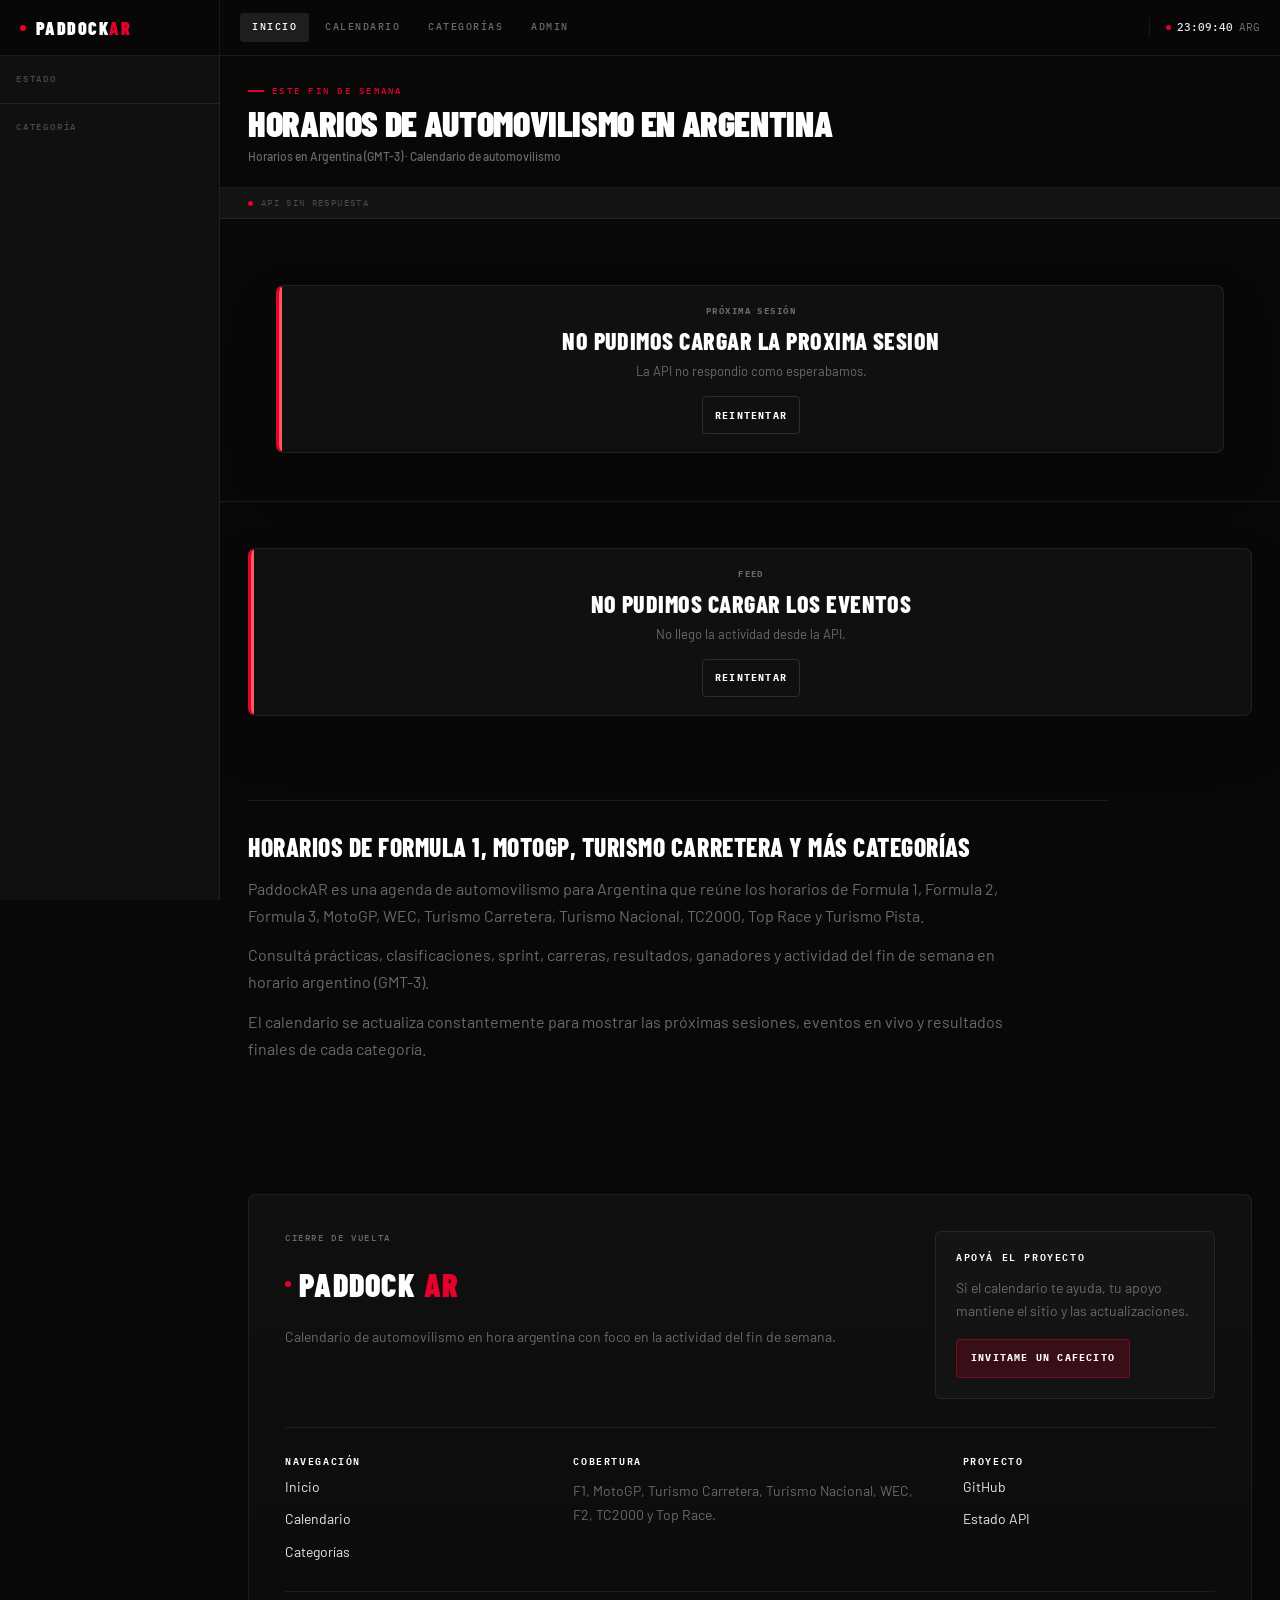
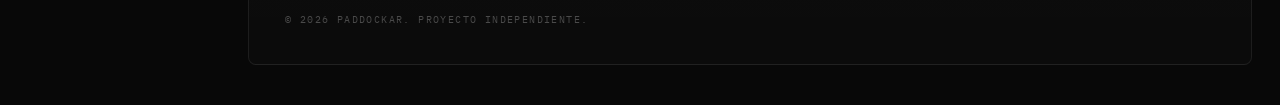
<file: frontend/index.html>
<!DOCTYPE html>
<html lang="es">
<head>
  <!-- Google Tag Manager -->
  <script>
    (function(w,d,s,l,i){w[l]=w[l]||[];w[l].push({'gtm.start':
    new Date().getTime(),event:'gtm.js'});var f=d.getElementsByTagName(s)[0],
    j=d.createElement(s),dl=l!='dataLayer'?'&l='+l:'';j.async=true;j.src=
    'https://www.googletagmanager.com/gtm.js?id='+i+dl;f.parentNode.insertBefore(j,f);
    })(window,document,'script','dataLayer','GTM-TTHJ7Z4B');
  </script>
  <!-- End Google Tag Manager -->

  <meta charset="UTF-8" />
  <meta name="viewport" content="width=device-width, initial-scale=1.0" />

  <title>Horarios de F1, MotoGP, TC y Automovilismo en Argentina | PaddockAR</title>
  <meta name="description" content="Calendario y horarios de Formula 1, Formula 2, Formula 3, MotoGP, WEC, Turismo Carretera, Turismo Nacional y más categorías en horario argentino." />
  <meta name="robots" content="index,follow" />
  <meta name="theme-color" content="#080808" />

  <meta property="og:title" content="PaddockAR | Horarios de automovilismo en Argentina" />
  <meta property="og:description" content="Calendario y horarios de F1, MotoGP, WEC, TC, Turismo Nacional, TC2000, Top Race y más categorías en horario argentino." />
  <meta property="og:type" content="website" />
  <meta property="og:url" content="https://paddockar.com.ar/" />
  <meta property="og:site_name" content="PaddockAR" />
  <meta property="og:image" content="https://paddockar.com.ar/assets/img/og-paddockar.png" />

  <meta name="twitter:card" content="summary_large_image" />
  <meta name="twitter:title" content="PaddockAR | Horarios de automovilismo en Argentina" />
  <meta name="twitter:description" content="Agenda de automovilismo con horarios de F1, MotoGP, TC, Turismo Nacional, WEC y más categorías, en hora argentina." />
  <meta name="twitter:image" content="https://paddockar.com.ar/assets/img/og-paddockar.png" />

  <link rel="canonical" href="https://paddockar.com.ar/" />
  <link rel="icon" href="assets/img/brand/favicon.svg" type="image/svg+xml" />

  <link rel="preconnect" href="https://fonts.googleapis.com" />
  <link rel="preconnect" href="https://fonts.gstatic.com" crossorigin />
  <link href="https://fonts.googleapis.com/css2?family=Barlow+Condensed:wght@400;600;700;800;900&family=Barlow:wght@400;500;600&family=IBM+Plex+Mono:wght@400;500&display=swap" rel="stylesheet" />

  <link rel="stylesheet" href="assets/css/base.css?v=20260519" />
  <link rel="stylesheet" href="assets/css/index.css?v=20260627mobile" />
</head>

<body class="home-index-v2">
  <!-- Google Tag Manager (noscript) -->
  <noscript>
    <iframe src="https://www.googletagmanager.com/ns.html?id=GTM-TTHJ7Z4B"
      height="0" width="0" style="display:none;visibility:hidden"></iframe>
  </noscript>
  <!-- End Google Tag Manager (noscript) -->

  <header class="topbar">
    <div class="topbar-brand">
      <div class="logo-pulse"></div>
      <a class="logo-link" href="index.html" aria-label="Ir a inicio">
        <div class="logo">PADDOCK<span>AR</span></div>
      </a>
    </div>

    <nav class="topbar-center" aria-label="Navegación principal">
      <a class="nav-link active" href="index.html">Inicio</a>
      <a class="nav-link" href="calendar.html">Calendario</a>
      <a class="nav-link" href="index.html#categories">Categorías</a>
      <a class="nav-link" href="admin/events.html">Admin</a>
    </nav>

    <div class="topbar-right">
      <div class="clock">
        <span class="logo-pulse topbar-pulse"></span>
        <strong id="clockDisplay">--:--:--</strong>
        <span>ARG</span>
      </div>
    </div>
  </header>

  <div class="shell">
    <aside class="sidebar" aria-label="Filtros de agenda">
      <div class="sidebar-section">
        <div class="sidebar-label">Estado</div>
        <div id="statusFilters"></div>
      </div>

      <div id="categories" class="sidebar-section">
        <div class="sidebar-label">Categoría</div>
        <div id="categoryFilters"></div>
      </div>
    </aside>

    <main class="main">
      <header class="main-header">
        <div class="main-header-left">
          <div class="main-eyebrow" id="weekendEyebrow">Este fin de semana</div>
          <h1 class="main-title">Horarios de automovilismo en Argentina</h1>
          <div class="main-sub">Horarios en Argentina (GMT-3) · Calendario de automovilismo</div>
        </div>

        <div class="main-header-right" id="mainStats" aria-label="Resumen de agenda"></div>
      </header>

      <div class="api-bar">
        <div class="api-dot" id="apiDot"></div>
        <div class="api-text" id="apiText">Conectando API</div>
      </div>

      <section class="spotlight" id="spotlight" aria-live="polite"></section>
      <section class="event-feed" id="eventFeed" aria-live="polite"></section>

      <section class="seo-section" aria-label="Información sobre horarios de automovilismo">
        <h2>Horarios de Formula 1, MotoGP, Turismo Carretera y más categorías</h2>

        <p>
          PaddockAR es una agenda de automovilismo para Argentina que reúne los horarios
          de Formula 1, Formula 2, Formula 3, MotoGP, WEC, Turismo Carretera,
          Turismo Nacional, TC2000, Top Race y Turismo Pista.
        </p>

        <p>
          Consultá prácticas, clasificaciones, sprint, carreras, resultados,
          ganadores y actividad del fin de semana en horario argentino (GMT-3).
        </p>

        <p>
          El calendario se actualiza constantemente para mostrar las próximas
          sesiones, eventos en vivo y resultados finales de cada categoría.
        </p>
      </section>

      <footer class="home-footer">
        <div class="home-footer-top">
          <div>
            <div class="home-footer-eyebrow">Cierre de vuelta</div>
            <div class="home-footer-brand">
              <span class="logo-pulse"></span>
              PADDOCK<span>AR</span>
            </div>
            <p>
              Calendario de automovilismo en hora argentina con foco en la actividad del fin de semana.
            </p>
          </div>

          <div class="home-footer-support">
            <h3>Apoyá el proyecto</h3>
            <p>Si el calendario te ayuda, tu apoyo mantiene el sitio y las actualizaciones.</p>
            <a href="https://cafecito.app/paddockar" target="_blank" rel="noopener">
              Invitame un cafecito
            </a>
          </div>
        </div>

        <div class="home-footer-links">
          <div>
            <h3>Navegación</h3>
            <a href="index.html">Inicio</a>
            <a href="calendar.html">Calendario</a>
            <a href="index.html#categories">Categorías</a>
          </div>

          <div>
            <h3>Cobertura</h3>
            <p>F1, MotoGP, Turismo Carretera, Turismo Nacional, WEC, F2, TC2000 y Top Race.</p>
          </div>

          <div>
            <h3>Proyecto</h3>
            <a href="https://github.com/dr1xo" target="_blank" rel="noopener">GitHub</a>
            <a href="https://api.paddockar.com.ar/api/health" target="_blank" rel="noopener">Estado API</a>
          </div>
        </div>

        <div class="home-footer-bottom">
          © 2026 PaddockAR. Proyecto independiente.
        </div>
      </footer>
    </main>
  </div>

  <script src="assets/js/analytics.js?v=20260520"></script>
  <script src="assets/vendor/dayjs/dayjs.min.js"></script>
  <script src="assets/vendor/dayjs/plugin-utc.js"></script>
  <script src="assets/vendor/dayjs/plugin-timezone.js"></script>
  <script src="assets/vendor/dayjs/plugin-relativeTime.js"></script>
  <script src="assets/vendor/dayjs/plugin-localizedFormat.js"></script>
  <script src="assets/vendor/dayjs/locale-es.js"></script>
  <script src="assets/vendor/lucide/lucide.min.js"></script>
  <script src="assets/js/common.js?v=20260506"></script>
  <script src="assets/js/api.js?v=20260501"></script>
  <script src="assets/js/dom.js?v=20260504"></script>
  <script src="assets/js/seo.js?v=20260522"></script>
  <script src="assets/js/index.js?v=20260524c"></script>
</body>
</html>
</file>
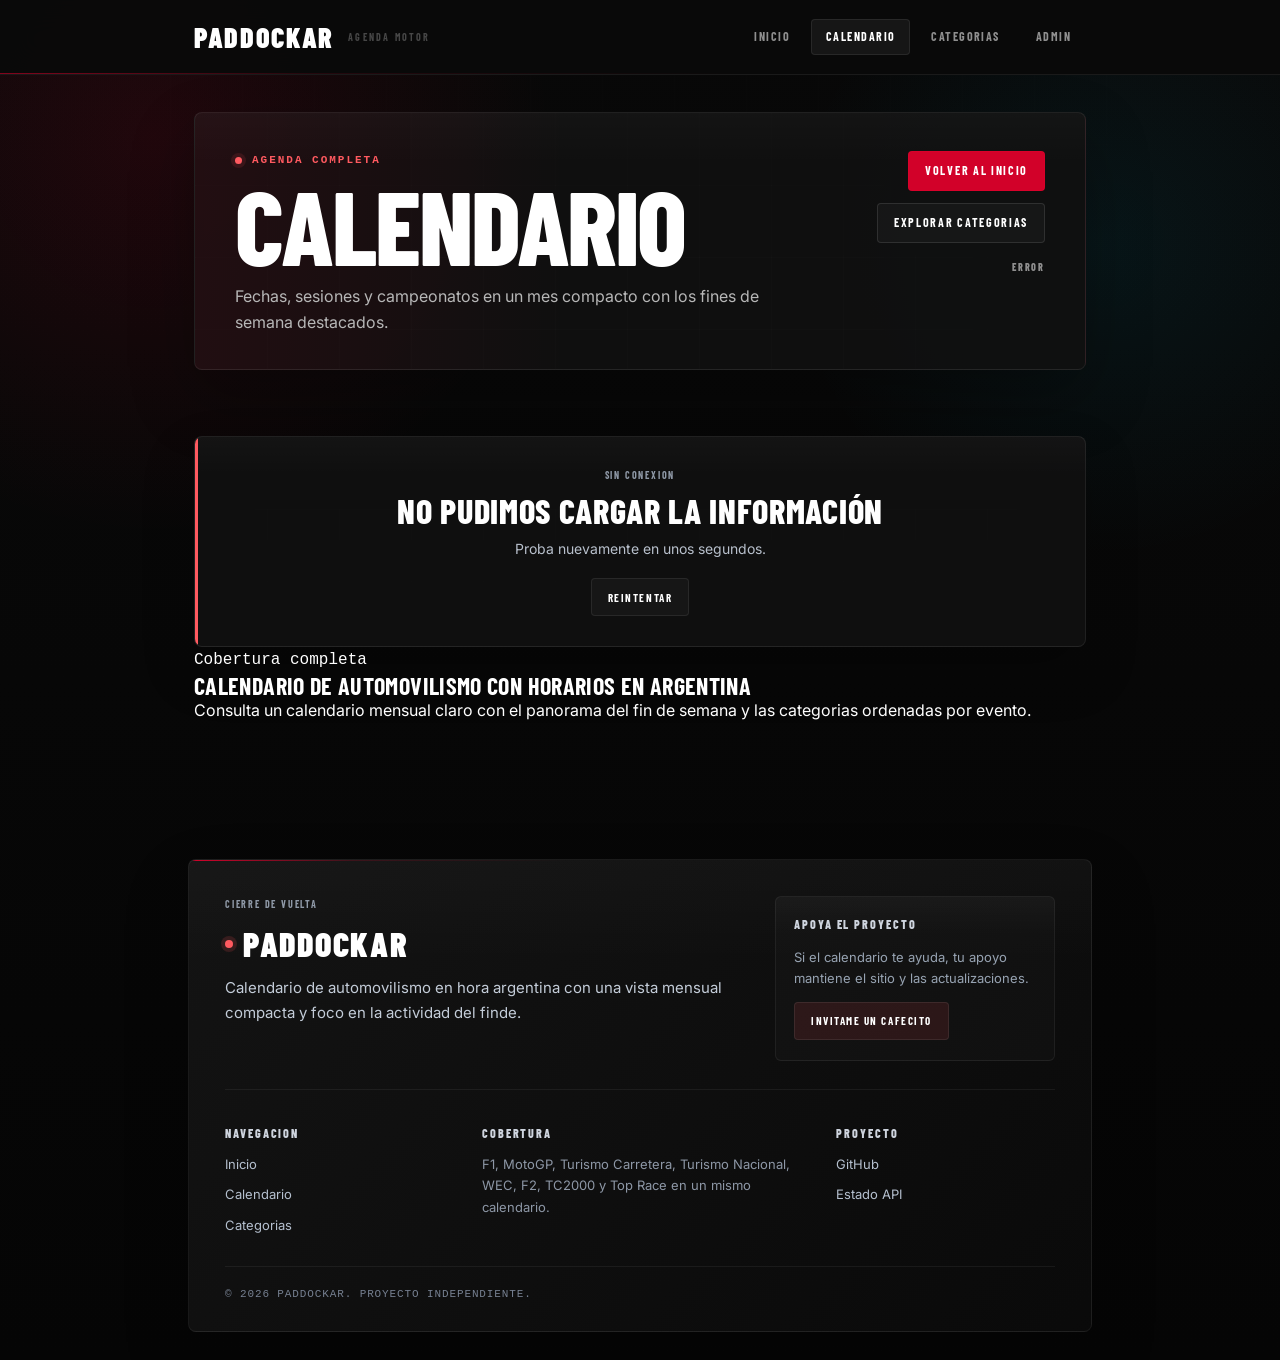
<file: frontend/calendar.html>
﻿<!DOCTYPE html>
<html lang="es">
<head>
  <!-- Google Tag Manager -->
  <script>
    (function(w,d,s,l,i){w[l]=w[l]||[];w[l].push({'gtm.start':
    new Date().getTime(),event:'gtm.js'});var f=d.getElementsByTagName(s)[0],
    j=d.createElement(s),dl=l!='dataLayer'?'&l='+l:'';j.async=true;j.src=
    'https://www.googletagmanager.com/gtm.js?id='+i+dl;f.parentNode.insertBefore(j,f);
    })(window,document,'script','dataLayer','GTM-TTHJ7Z4B');
  </script>
  <!-- End Google Tag Manager -->
  <meta charset="UTF-8" />
  <meta name="viewport" content="width=device-width, initial-scale=1.0" />
  <title>Calendario de automovilismo | PaddockAR</title>
  <meta name="description" content="Calendario de automovilismo con fechas y horarios en Argentina. Vista mensual compacta y seccion de este fin de semana." />
  <link rel="icon" href="assets/img/brand/favicon.svg" type="image/svg+xml" />
  <link rel="stylesheet" href="assets/css/base.css?v=20260601" />
  <link rel="stylesheet" href="assets/css/components/topbar.css" />
  <link rel="stylesheet" href="assets/css/components/layout.css?v=20260601" />
  <link rel="stylesheet" href="assets/css/components/summary.css" />
  <link rel="stylesheet" href="assets/css/components/badges.css?v=20260601" />
  <link rel="stylesheet" href="assets/css/calendar.css?v=20260601" />
</head>
<body class="page-shell-940 premium-page race-page calendar-page">
  <div id="siteTopbar" data-nav-page="calendar"></div>

  <main>
    <section class="summary">
      <div class="summary-copy">
        <div class="summary-kicker mono"><span class="summary-kicker-dot" aria-hidden="true"></span>Agenda completa</div>
        <h1>Calendario</h1>
        <div class="subtitle">Fechas, sesiones y campeonatos en un mes compacto con los fines de semana destacados.</div>
      </div>
      <div class="summary-actions">
        <a class="summary-link summary-link--primary" href="index.html">Volver al inicio</a>
        <a class="summary-link" href="index.html#categories">Explorar categorias</a>
        <div id="apiState" class="api-state mono">Conectando API</div>
      </div>
    </section>

    <section id="calendarBoard" class="calendar-board" aria-live="polite"></section>

    <section class="calendar-seo" aria-labelledby="calendarSeoTitle">
      <div class="calendar-seo__eyebrow mono">Cobertura completa</div>
      <h2 id="calendarSeoTitle">Calendario de automovilismo con horarios en Argentina</h2>
      <p class="calendar-seo__description">Consulta un calendario mensual claro con el panorama del fin de semana y las categorias ordenadas por evento.</p>
    </section>
  </main>

  <footer class="site-footer">
    <div class="site-footer__inner">
      <div class="site-footer__top">
        <section class="site-footer__intro">
          <div class="site-footer__eyebrow">Cierre de vuelta</div>
          <div class="site-footer__brand">PaddockAR</div>
          <p class="site-footer__lead">Calendario de automovilismo en hora argentina con una vista mensual compacta y foco en la actividad del finde.</p>
        </section>
        <aside class="site-footer__support">
          <div class="site-footer__title">Apoya el proyecto</div>
          <p class="site-footer__support-copy">Si el calendario te ayuda, tu apoyo mantiene el sitio y las actualizaciones.</p>
          <a class="site-footer__support-link" href="https://cafecito.app/paddockar" target="_blank" rel="noopener noreferrer">Invitame un cafecito</a>
        </aside>
      </div>
      <div class="site-footer__grid">
        <section class="site-footer__column">
          <div class="site-footer__title">Navegacion</div>
          <nav class="site-footer__links" aria-label="Navegacion">
            <a href="index.html">Inicio</a>
            <a href="calendar.html">Calendario</a>
            <a href="index.html#categories">Categorias</a>
          </nav>
        </section>
        <section class="site-footer__column">
          <div class="site-footer__title">Cobertura</div>
          <p class="site-footer__text">F1, MotoGP, Turismo Carretera, Turismo Nacional, WEC, F2, TC2000 y Top Race en un mismo calendario.</p>
        </section>
        <section class="site-footer__column">
          <div class="site-footer__title">Proyecto</div>
          <nav class="site-footer__links" aria-label="Proyecto">
            <a href="https://github.com/SantiagoLares/PaddockAR" target="_blank" rel="noreferrer">GitHub</a>
            <a href="https://api.paddockar.com.ar/api/health" target="_blank" rel="noreferrer">Estado API</a>
          </nav>
        </section>
      </div>
      <div class="site-footer__bottom mono">&copy; 2026 PaddockAR. Proyecto independiente.</div>
    </div>
  </footer>

  <script src="assets/js/analytics.js?v=20260520"></script>
  <script src="assets/vendor/dayjs/dayjs.min.js"></script>
  <script src="assets/vendor/dayjs/plugin-utc.js"></script>
  <script src="assets/vendor/dayjs/plugin-timezone.js"></script>
  <script src="assets/vendor/dayjs/plugin-relativeTime.js"></script>
  <script src="assets/vendor/dayjs/plugin-localizedFormat.js"></script>
  <script src="assets/vendor/dayjs/locale-es.js"></script>
  <script src="assets/vendor/lucide/lucide.min.js"></script>
  <script src="assets/js/common.js?v=20260601"></script>
  <script src="assets/js/api.js"></script>
  <script src="assets/js/dom.js?v=20260601"></script>
  <script src="assets/js/seo.js?v=20260601"></script>
  <script src="assets/js/calendar.js?v=20260601"></script>
</body>
</html>
</file>
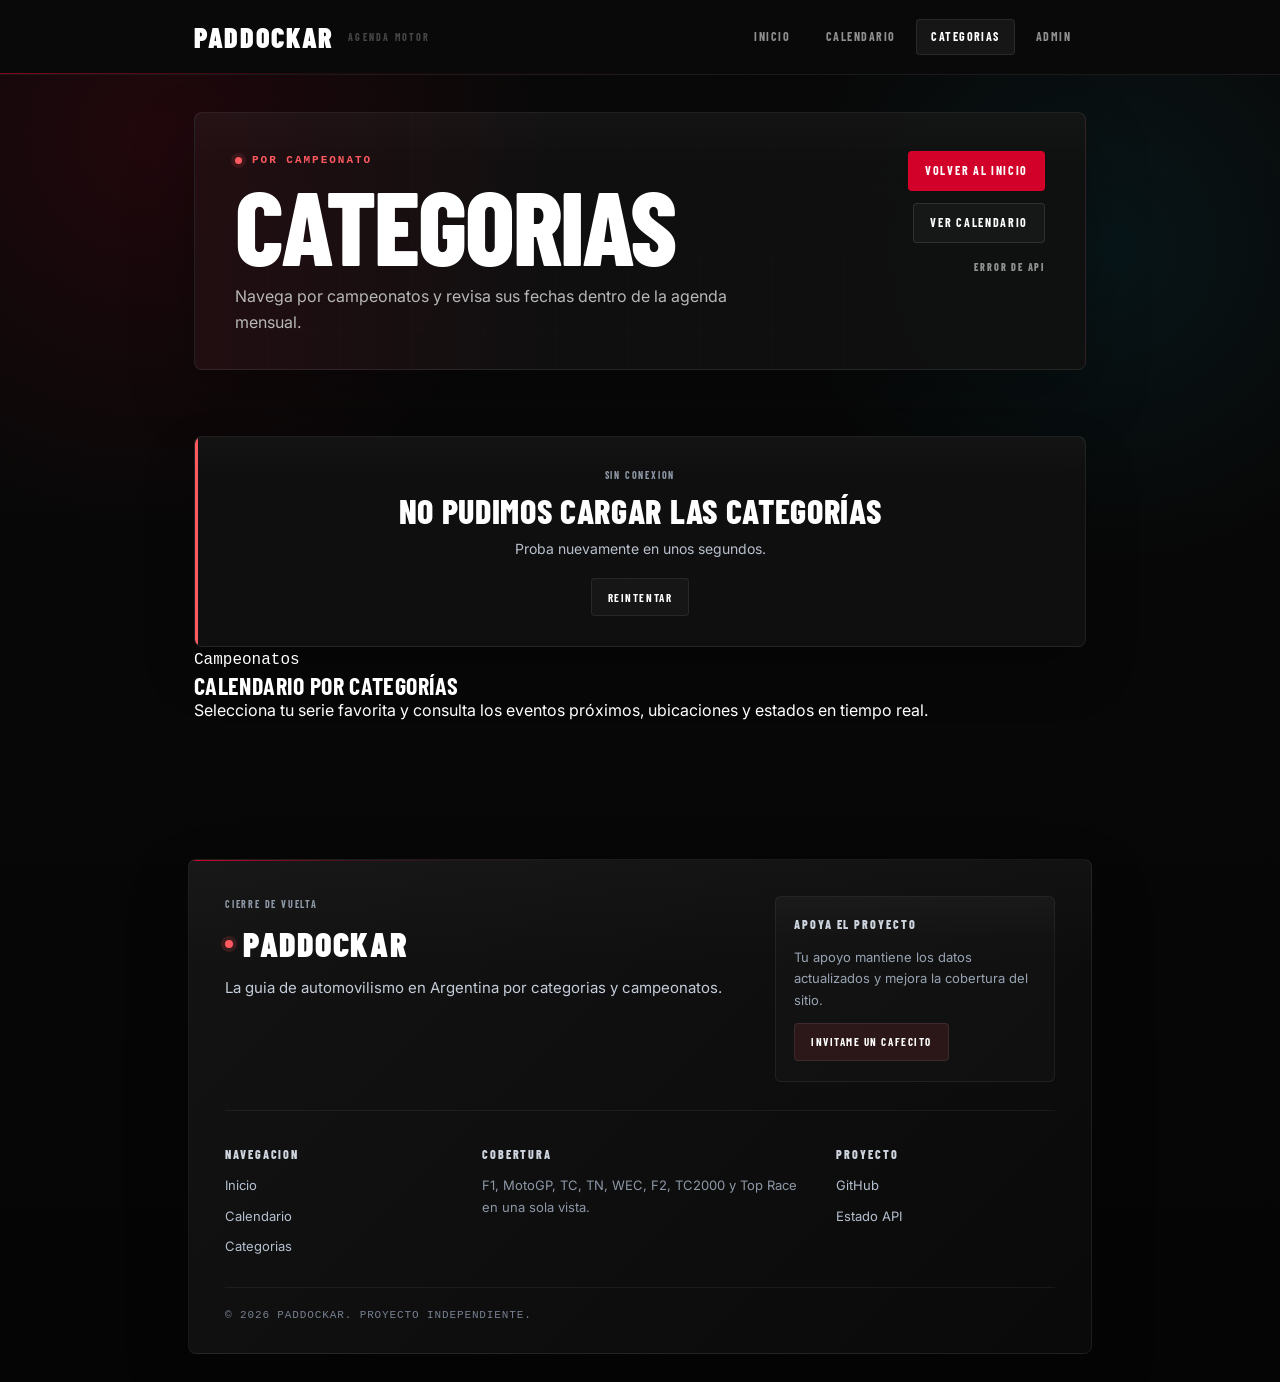
<file: frontend/category.html>
﻿<!DOCTYPE html>
<html lang="es">
<head>
  <!-- Google Tag Manager -->
  <script>
    (function(w,d,s,l,i){w[l]=w[l]||[];w[l].push({'gtm.start':
    new Date().getTime(),event:'gtm.js'});var f=d.getElementsByTagName(s)[0],
    j=d.createElement(s),dl=l!='dataLayer'?'&l='+l:'';j.async=true;j.src=
    'https://www.googletagmanager.com/gtm.js?id='+i+dl;f.parentNode.insertBefore(j,f);
    })(window,document,'script','dataLayer','GTM-TTHJ7Z4B');
  </script>
  <!-- End Google Tag Manager -->
  <meta charset="UTF-8" />
  <meta name="viewport" content="width=device-width, initial-scale=1.0" />
  <title>Categorias de automovilismo | PaddockAR</title>
  <meta name="description" content="Seguimiento de categorias de automovilismo en Argentina. Listado de eventos por campeonato y calendario por serie." />
  <link rel="icon" href="assets/img/brand/favicon.svg" type="image/svg+xml" />
  <link rel="stylesheet" href="assets/css/base.css?v=20260601" />
  <link rel="stylesheet" href="assets/css/components/topbar.css" />
  <link rel="stylesheet" href="assets/css/components/layout.css?v=20260601" />
  <link rel="stylesheet" href="assets/css/components/summary.css" />
  <link rel="stylesheet" href="assets/css/components/badges.css?v=20260601" />
  <link rel="stylesheet" href="assets/css/category.css?v=20260601" />
</head>
<body class="page-shell-940 premium-page race-page category-page">
  <div id="siteTopbar" data-nav-page="categories"></div>

  <main>
    <section class="summary">
      <div class="summary-copy">
        <div class="summary-kicker mono"><span class="summary-kicker-dot" aria-hidden="true"></span>Por campeonato</div>
        <h1>Categorias</h1>
        <div class="subtitle">Navega por campeonatos y revisa sus fechas dentro de la agenda mensual.</div>
      </div>
      <div class="summary-actions">
        <a class="summary-link summary-link--primary" href="index.html">Volver al inicio</a>
        <a class="summary-link" href="calendar.html">Ver calendario</a>
        <div id="apiState" class="api-state mono">Conectando API</div>
      </div>
    </section>

    <section id="categoryBoard" class="category-board" aria-live="polite"></section>

    <section class="category-seo" aria-labelledby="categorySeoTitle">
      <div class="category-seo__eyebrow mono">Campeonatos</div>
      <h2 id="categorySeoTitle">Calendario por categorías</h2>
      <p class="category-seo__description">Selecciona tu serie favorita y consulta los eventos próximos, ubicaciones y estados en tiempo real.</p>
    </section>
  </main>

  <footer class="site-footer">
    <div class="site-footer__inner">
      <div class="site-footer__top">
        <section class="site-footer__intro">
          <div class="site-footer__eyebrow">Cierre de vuelta</div>
          <div class="site-footer__brand">PaddockAR</div>
          <p class="site-footer__lead">La guia de automovilismo en Argentina por categorias y campeonatos.</p>
        </section>
        <aside class="site-footer__support">
          <div class="site-footer__title">Apoya el proyecto</div>
          <p class="site-footer__support-copy">Tu apoyo mantiene los datos actualizados y mejora la cobertura del sitio.</p>
          <a class="site-footer__support-link" href="https://cafecito.app/paddockar" target="_blank" rel="noopener noreferrer">Invitame un cafecito</a>
        </aside>
      </div>
      <div class="site-footer__grid">
        <section class="site-footer__column">
          <div class="site-footer__title">Navegacion</div>
          <nav class="site-footer__links" aria-label="Navegacion">
            <a href="index.html">Inicio</a>
            <a href="calendar.html">Calendario</a>
            <a href="index.html#categories">Categorias</a>
          </nav>
        </section>
        <section class="site-footer__column">
          <div class="site-footer__title">Cobertura</div>
          <p class="site-footer__text">F1, MotoGP, TC, TN, WEC, F2, TC2000 y Top Race en una sola vista.</p>
        </section>
        <section class="site-footer__column">
          <div class="site-footer__title">Proyecto</div>
          <nav class="site-footer__links" aria-label="Proyecto">
            <a href="https://github.com/SantiagoLares/PaddockAR" target="_blank" rel="noreferrer">GitHub</a>
            <a href="https://api.paddockar.com.ar/api/health" target="_blank" rel="noreferrer">Estado API</a>
          </nav>
        </section>
      </div>
      <div class="site-footer__bottom mono">&copy; 2026 PaddockAR. Proyecto independiente.</div>
    </div>
  </footer>

  <script src="assets/js/analytics.js?v=20260520"></script>
  <script src="assets/vendor/dayjs/dayjs.min.js"></script>
  <script src="assets/vendor/dayjs/plugin-utc.js"></script>
  <script src="assets/vendor/dayjs/plugin-timezone.js"></script>
  <script src="assets/vendor/dayjs/plugin-relativeTime.js"></script>
  <script src="assets/vendor/dayjs/plugin-localizedFormat.js"></script>
  <script src="assets/vendor/dayjs/locale-es.js"></script>
  <script src="assets/vendor/lucide/lucide.min.js"></script>
  <script src="assets/js/common.js?v=20260601"></script>
  <script src="assets/js/api.js"></script>
  <script src="assets/js/dom.js?v=20260601"></script>
  <script src="assets/js/category.js?v=20260601"></script>
</body>
</html>
</file>
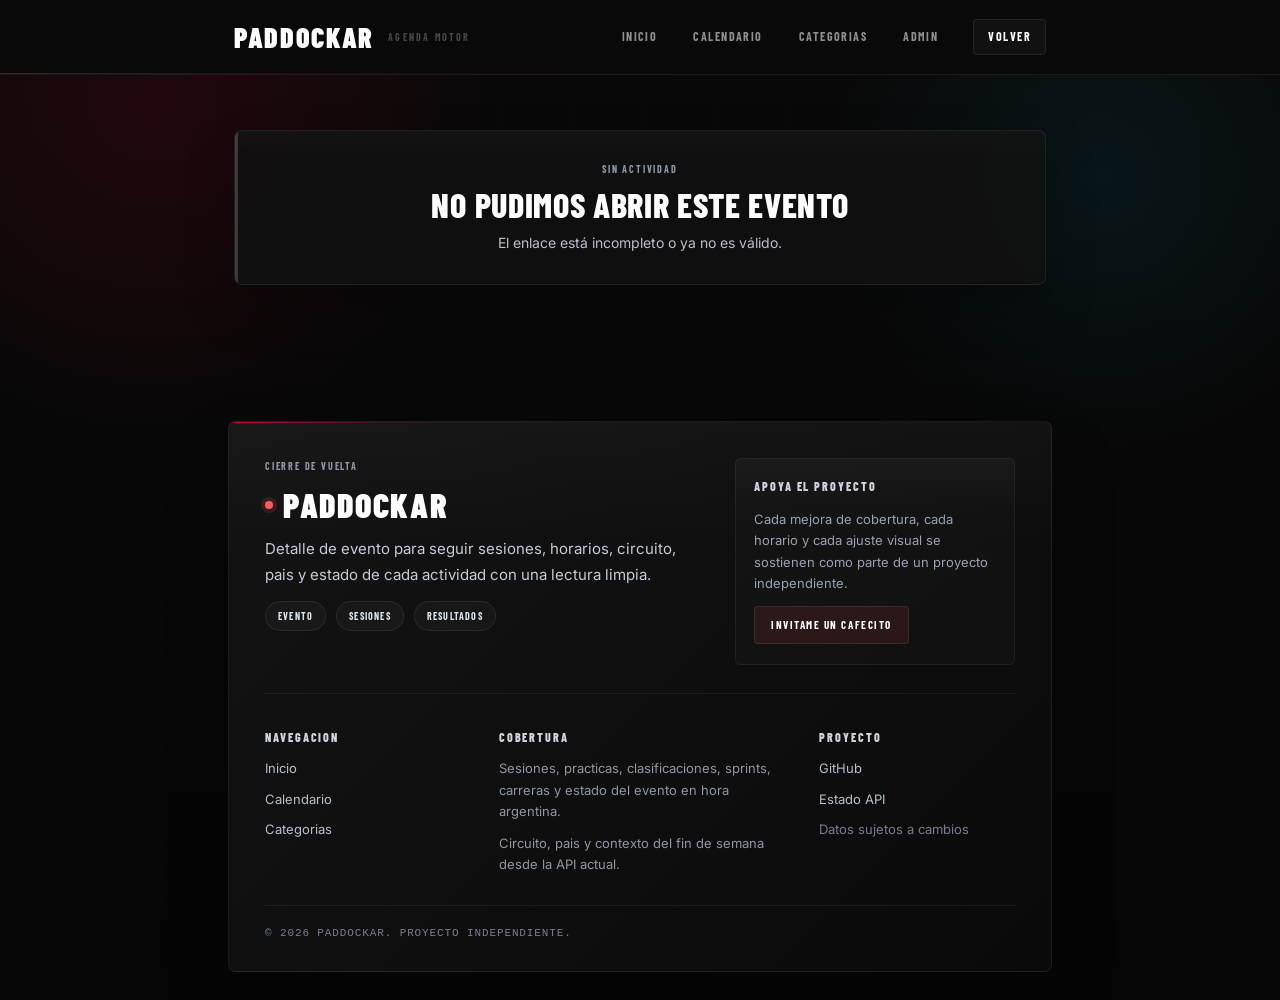
<file: frontend/event.html>
<!DOCTYPE html>
<html lang="es">
<head>
  
  <meta charset="UTF-8" />
  <meta name="viewport" content="width=device-width, initial-scale=1.0" />
  
  <title>Evento de automovilismo | PaddockAR</title>
  <meta name="description" content="Consulta sesiones, horarios, circuito y estado de cada evento de automovilismo en PaddockAR, con agenda adaptada a la hora argentina." />
  <meta name="robots" content="index,follow" />
  <meta name="theme-color" content="#0B0F14" />
  <meta property="og:title" content="Evento de automovilismo | PaddockAR" />
  <meta property="og:description" content="Consulta sesiones, horarios, circuito y estado de cada evento de automovilismo en PaddockAR, con agenda adaptada a la hora argentina." />
  <meta property="og:type" content="website" />
  <meta property="og:url" content="https://paddockar.com.ar/event.html" />
  <meta name="twitter:card" content="summary_large_image" />
  <meta name="twitter:title" content="Evento de automovilismo | PaddockAR" />
  <meta name="twitter:description" content="Consulta sesiones, horarios, circuito y estado de cada evento de automovilismo en PaddockAR, con agenda adaptada a la hora argentina." />
  <link rel="canonical" href="https://paddockar.com.ar/event.html" />
  <link rel="icon" href="assets/img/brand/favicon.svg" type="image/svg+xml" />
  <link rel="stylesheet" href="assets/css/base.css?v=20260504" />
  <link rel="stylesheet" href="assets/css/components/topbar.css" />
  <link rel="stylesheet" href="assets/css/components/layout.css?v=20260504" />
  <link rel="stylesheet" href="assets/css/components/summary.css" />
  <link rel="stylesheet" href="assets/css/components/badges.css" />
  <link rel="stylesheet" href="assets/css/components/status.css" />
  <link rel="stylesheet" href="assets/css/components/forms.css" />
  <link rel="stylesheet" href="assets/css/event.css" />
  <script src="assets/js/seo.js?v=20260520"></script>
<!-- Google Tag Manager -->
  <script>
    (function(w,d,s,l,i){w[l]=w[l]||[];w[l].push({'gtm.start':
    new Date().getTime(),event:'gtm.js'});var f=d.getElementsByTagName(s)[0],
    j=d.createElement(s),dl=l!='dataLayer'?'&l='+l:'';j.async=true;j.src=
    'https://www.googletagmanager.com/gtm.js?id='+i+dl;f.parentNode.insertBefore(j,f);
    })(window,document,'script','dataLayer','GTM-TTHJ7Z4B');
  </script>
  <!-- End Google Tag Manager -->
</head>
<body class="page-shell-860 premium-page premium-event race-page event-page">
  <!-- Google Tag Manager (noscript) -->
  <noscript>
    <iframe src="https://www.googletagmanager.com/ns.html?id=GTM-TTHJ7Z4B"
    height="0" width="0" style="display:none;visibility:hidden"></iframe>
  </noscript>
  <!-- End Google Tag Manager (noscript) -->
  <div id="siteTopbar" data-nav-extra="back"></div>

  <main id="app">
    <section class="skeleton-stack">
      <div class="skeleton-card skeleton-card-lg">
        <div class="skeleton-card-head">
          <span class="skeleton skeleton-line" style="--skeleton-width:72px"></span>
          <span class="skeleton skeleton-line" style="--skeleton-width:48%"></span>
        </div>
        <div class="skeleton-info-grid">
          <span class="skeleton skeleton-line"></span>
          <span class="skeleton skeleton-line"></span>
          <span class="skeleton skeleton-line"></span>
          <span class="skeleton skeleton-line"></span>
        </div>
      </div>
    </section>

    <section class="event-seo" aria-labelledby="eventSeoTitle">
      <div class="event-seo__eyebrow mono">Detalle del evento</div>
      <h2 id="eventSeoTitle">Horarios y sesiones del evento</h2>
      <p class="event-seo__description">
        Esta página muestra el detalle del evento con sesiones, horarios, circuito, país y estado de cada actividad para seguir prácticas, clasificaciones, sprints y carreras en hora argentina.
      </p>
    </section>
  </main>

  <footer class="site-footer">
    <div class="site-footer__inner">
      <div class="site-footer__top">
        <section class="site-footer__intro">
          <div class="site-footer__eyebrow">Cierre de vuelta</div>
          <div class="site-footer__brand">PaddockAR</div>
          <p class="site-footer__lead">
            Detalle de evento para seguir sesiones, horarios, circuito, pais y estado de cada actividad con una lectura limpia.
          </p>
          <div class="site-footer__status">
            <span class="site-footer__pill">Evento</span>
            <span class="site-footer__pill">Sesiones</span>
            <span class="site-footer__pill">Resultados</span>
          </div>
        </section>

        <aside class="site-footer__support">
          <div class="site-footer__title">Apoya el proyecto</div>
          <p class="site-footer__support-copy">
            Cada mejora de cobertura, cada horario y cada ajuste visual se sostienen como parte de un proyecto independiente.
          </p>
          <a class="site-footer__support-link" href="https://cafecito.app/paddockar" target="_blank" rel="noopener noreferrer">Invitame un cafecito</a>
        </aside>
      </div>

      <div class="site-footer__grid">
        <section class="site-footer__column">
          <div class="site-footer__title">Navegacion</div>
          <nav class="site-footer__links" aria-label="Navegacion">
            <a href="index.html">Inicio</a>
            <a href="calendar.html">Calendario</a>
            <a href="index.html#categories">Categorias</a>
          </nav>
        </section>
        <section class="site-footer__column">
          <div class="site-footer__title">Cobertura</div>
          <div class="site-footer__stack">
            <p class="site-footer__text">Sesiones, practicas, clasificaciones, sprints, carreras y estado del evento en hora argentina.</p>
            <p class="site-footer__text">Circuito, pais y contexto del fin de semana desde la API actual.</p>
          </div>
        </section>
        <section class="site-footer__column">
          <div class="site-footer__title">Proyecto</div>
          <nav class="site-footer__links" aria-label="Proyecto">
            <a href="https://github.com/SantiagoLares/PaddockAR" target="_blank" rel="noreferrer">GitHub</a>
            <a href="https://api.paddockar.com.ar/api/health" target="_blank" rel="noreferrer" data-api-health-link>Estado API</a>
            <span>Datos sujetos a cambios</span>
          </nav>
        </section>
      </div>
      <div class="site-footer__bottom mono">
        &copy; 2026 PaddockAR. Proyecto independiente.
      </div>
    </div>
  </footer>

  <script src="assets/js/analytics.js?v=20260520"></script>
  <script src="assets/vendor/dayjs/dayjs.min.js"></script>
  <script src="assets/vendor/dayjs/plugin-utc.js"></script>
  <script src="assets/vendor/dayjs/plugin-timezone.js"></script>
  <script src="assets/vendor/dayjs/plugin-relativeTime.js"></script>
  <script src="assets/vendor/dayjs/plugin-localizedFormat.js"></script>
  <script src="assets/vendor/dayjs/locale-es.js"></script>
  <script src="assets/vendor/lucide/lucide.min.js"></script>
  <script src="assets/js/common.js?v=20260506"></script>
  <script src="assets/js/api.js"></script>
  <script src="assets/js/dom.js?v=20260504"></script>
  <script src="assets/js/seo.js?v=20260521"></script>
  <script src="assets/js/event.js?v=20260504"></script>
</body>
</html>
</file>
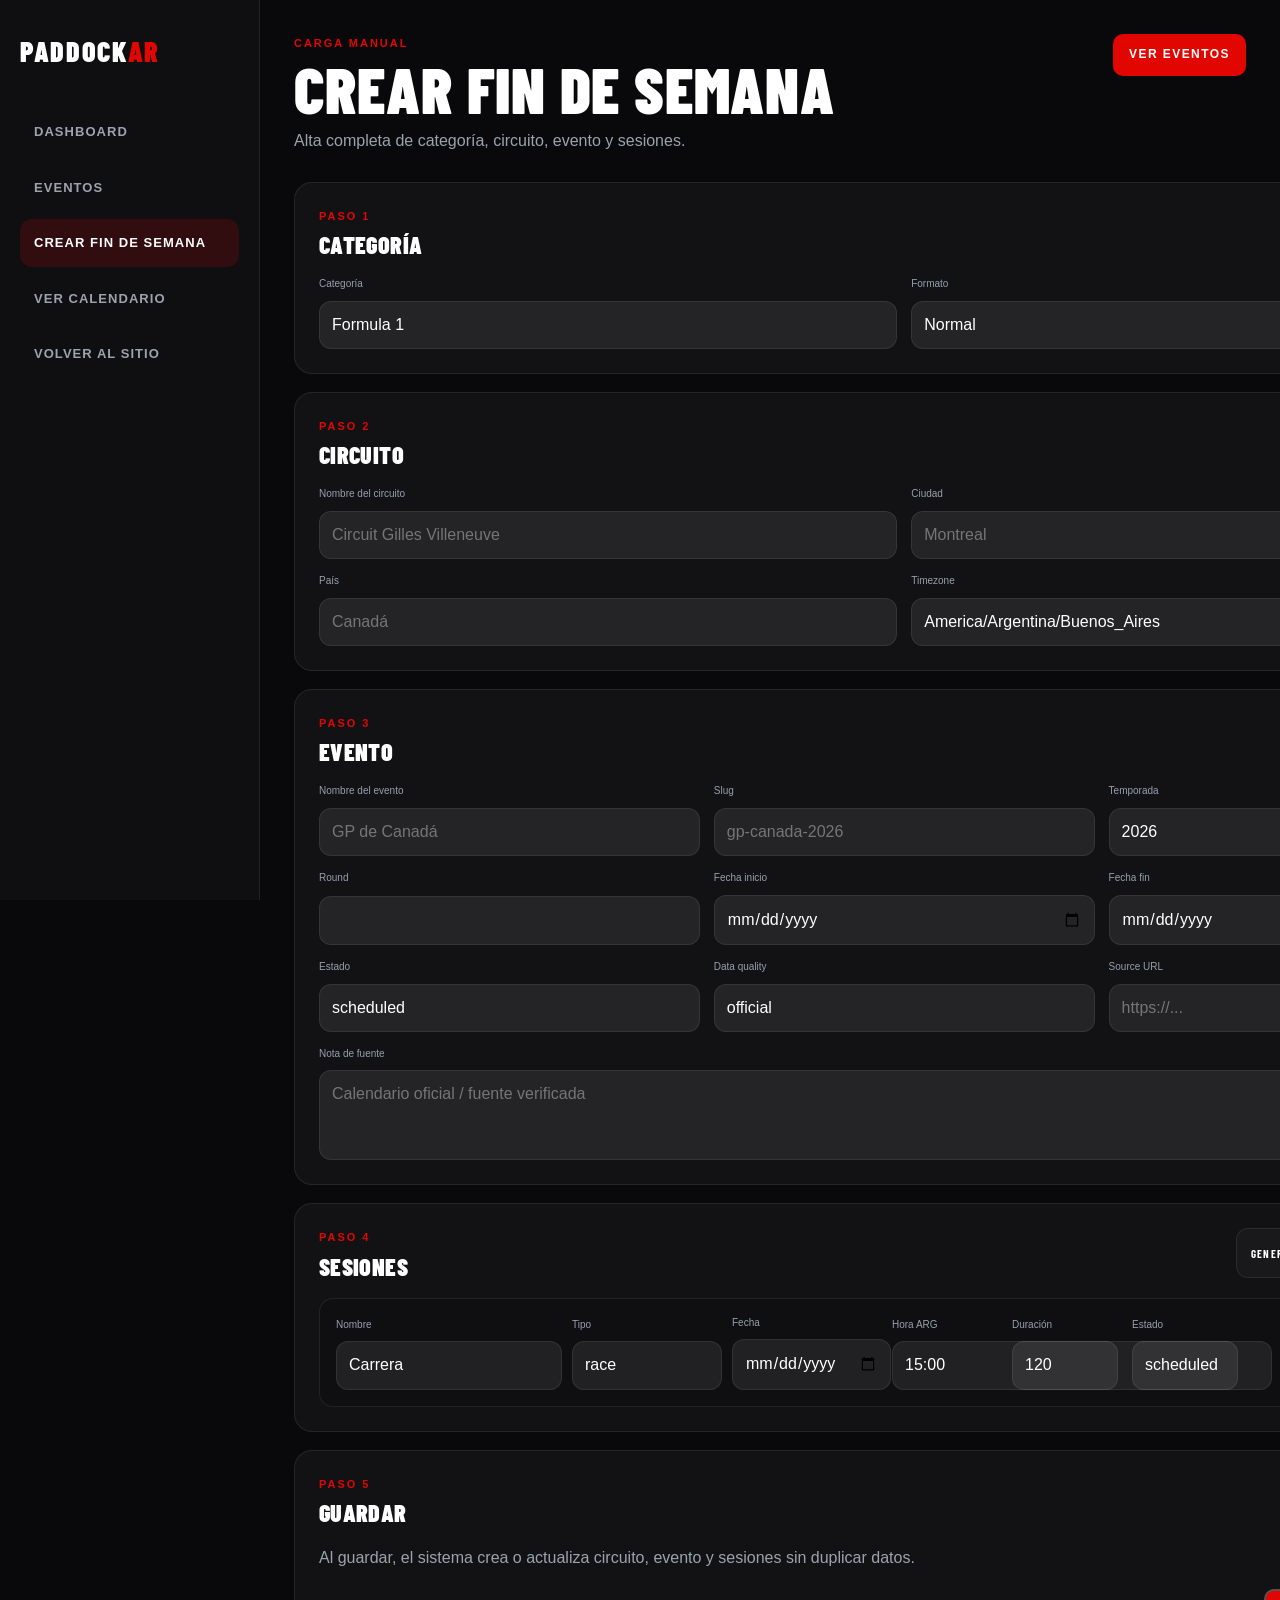
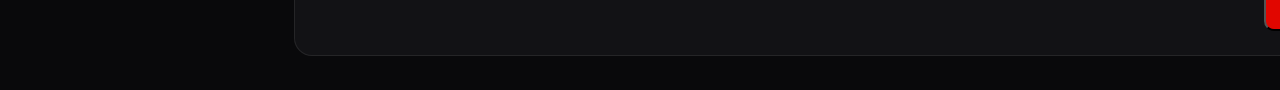
<file: frontend/admin/create-weekend.html>
<!DOCTYPE html>
<html lang="es">
<head>
  <meta charset="UTF-8" />
  <meta name="viewport" content="width=device-width, initial-scale=1.0" />
  <title>PaddockAR Admin | Crear fin de semana</title>

  <link rel="stylesheet" href="../assets/css/base.css?v=20260519" />
  <link rel="stylesheet" href="../assets/css/admin.css?v=202606admin" />
</head>

<body class="admin-v2">
  <aside class="admin-v2-sidebar">
    <a class="admin-v2-logo" href="../index.html">PADDOCK<span>AR</span></a>

    <nav>
      <a href="dashboard.html">Dashboard</a>
      <a href="events.html">Eventos</a>
      <a class="active" href="create-weekend.html">Crear fin de semana</a>
      <a href="../calendar.html">Ver calendario</a>
      <a href="../index.html">Volver al sitio</a>
    </nav>
  </aside>

  <main class="admin-v2-main">
    <header class="admin-v2-header">
      <div>
        <p class="admin-v2-eyebrow">Carga manual</p>
        <h1>Crear fin de semana</h1>
        <span>Alta completa de categoría, circuito, evento y sesiones.</span>
      </div>

      <a class="admin-v2-primary" href="events.html">Ver eventos</a>
    </header>

    <form id="weekendForm" class="admin-create-grid">
      <section class="admin-v2-card">
        <div class="admin-v2-card-head">
          <div>
            <p class="admin-v2-eyebrow">Paso 1</p>
            <h2>Categoría</h2>
          </div>
        </div>

        <div class="admin-form-grid admin-form-grid--two">
          <label class="field">
            <span>Categoría</span>
            <select id="categorySlug" required>
              <option value="f1">Formula 1</option>
              <option value="f2">Formula 2</option>
              <option value="motogp">MotoGP</option>
              <option value="wec">WEC</option>
              <option value="tc">Turismo Carretera</option>
              <option value="tn">Turismo Nacional</option>
            </select>
          </label>

          <label class="field">
            <span>Formato</span>
            <select id="weekendFormat">
              <option value="normal">Normal</option>
              <option value="sprint">Sprint</option>
              <option value="custom">Custom</option>
            </select>
          </label>
        </div>
      </section>

      <section class="admin-v2-card">
        <div class="admin-v2-card-head">
          <div>
            <p class="admin-v2-eyebrow">Paso 2</p>
            <h2>Circuito</h2>
          </div>
        </div>

        <div class="admin-form-grid admin-form-grid--two">
          <label class="field">
            <span>Nombre del circuito</span>
            <input id="circuitName" required placeholder="Circuit Gilles Villeneuve" />
          </label>

          <label class="field">
            <span>Ciudad</span>
            <input id="circuitCity" placeholder="Montreal" />
          </label>

          <label class="field">
            <span>País</span>
            <input id="circuitCountry" required placeholder="Canadá" />
          </label>

          <label class="field">
            <span>Timezone</span>
            <input id="circuitTimezone" required value="America/Argentina/Buenos_Aires" />
          </label>
        </div>
      </section>

      <section class="admin-v2-card">
        <div class="admin-v2-card-head">
          <div>
            <p class="admin-v2-eyebrow">Paso 3</p>
            <h2>Evento</h2>
          </div>
        </div>

        <div class="admin-form-grid admin-form-grid--three">
          <label class="field">
            <span>Nombre del evento</span>
            <input id="eventName" required placeholder="GP de Canadá" />
          </label>

          <label class="field">
            <span>Slug</span>
            <input id="eventSlug" placeholder="gp-canada-2026" />
          </label>

          <label class="field">
            <span>Temporada</span>
            <input id="seasonYear" type="number" value="2026" required />
          </label>

          <label class="field">
            <span>Round</span>
            <input id="roundNumber" type="number" min="1" />
          </label>

          <label class="field">
            <span>Fecha inicio</span>
            <input id="eventStartDate" type="date" required />
          </label>

          <label class="field">
            <span>Fecha fin</span>
            <input id="eventEndDate" type="date" required />
          </label>

          <label class="field">
            <span>Estado</span>
            <select id="eventStatus">
              <option value="scheduled">scheduled</option>
              <option value="live">live</option>
              <option value="finished">finished</option>
              <option value="cancelled">cancelled</option>
            </select>
          </label>

          <label class="field">
            <span>Data quality</span>
            <input id="dataQuality" value="official" />
          </label>

          <label class="field">
            <span>Source URL</span>
            <input id="sourceUrl" placeholder="https://..." />
          </label>

          <label class="field field--full">
            <span>Nota de fuente</span>
            <textarea id="sourceNote" rows="2" placeholder="Calendario oficial / fuente verificada"></textarea>
          </label>
        </div>
      </section>

      <section class="admin-v2-card">
        <div class="admin-v2-card-head">
          <div>
            <p class="admin-v2-eyebrow">Paso 4</p>
            <h2>Sesiones</h2>
          </div>

          <div class="admin-actions">
            <button id="generateSessionsButton" class="admin-secondary" type="button">Generar template</button>
            <button id="addSessionButton" class="admin-secondary" type="button">Agregar sesión</button>
          </div>
        </div>

        <div id="sessionsEditor" class="admin-session-list"></div>
      </section>

      <section class="admin-v2-card">
        <div class="admin-v2-card-head">
          <div>
            <p class="admin-v2-eyebrow">Paso 5</p>
            <h2>Guardar</h2>
          </div>
        </div>

        <p class="admin-create-copy">
          Al guardar, el sistema crea o actualiza circuito, evento y sesiones sin duplicar datos.
        </p>

        <div class="admin-actions admin-actions--end">
          <button id="saveWeekendButton" class="admin-v2-primary" type="submit">Guardar fin de semana</button>
        </div>

        <div id="createWeekendMessage" class="admin-v2-empty" hidden></div>
      </section>
    </form>
  </main>

  <script src="../assets/js/common.js?v=20260506"></script>
  <script src="../assets/js/api.js?v=20260501"></script>
  <script src="../assets/js/admin-create-weekend.js?v=20260625"></script>
</body>
</html>
</file>
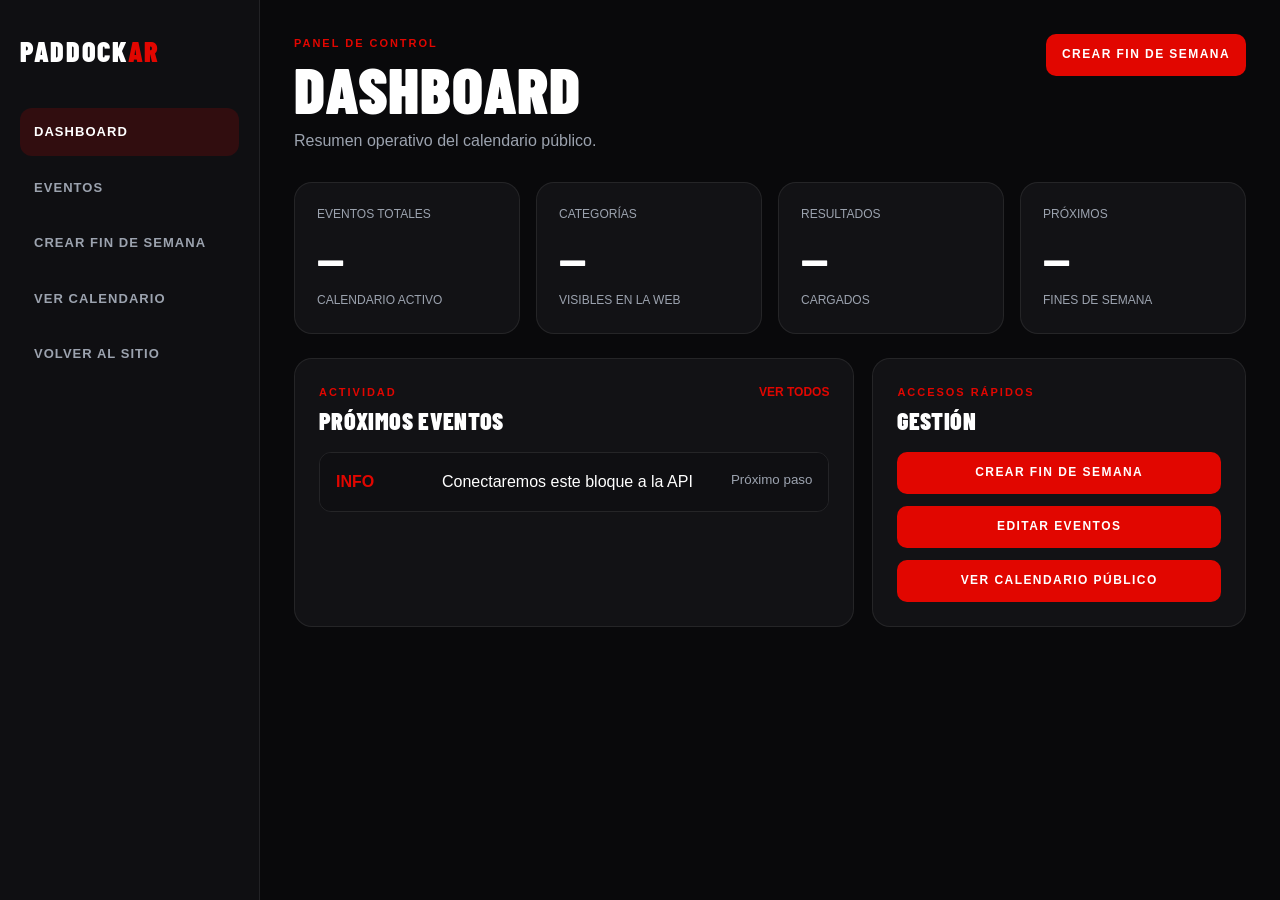
<file: frontend/admin/dashboard.html>
<!DOCTYPE html>
<html lang="es">
<head>
  <meta charset="UTF-8" />
  <meta name="viewport" content="width=device-width, initial-scale=1.0" />
  <title>PaddockAR Admin | Dashboard</title>

  <link rel="stylesheet" href="../assets/css/base.css?v=20260519" />
  <link rel="stylesheet" href="../assets/css/admin.css?v=202606admin" />
</head>

<body class="admin-v2">
  <aside class="admin-v2-sidebar">
    <a class="admin-v2-logo" href="../index.html">PADDOCK<span>AR</span></a>

    <nav>
      <a class="active" href="dashboard.html">Dashboard</a>
      <a href="events.html">Eventos</a>
      <a href="create-weekend.html">Crear fin de semana</a>
      <a href="../calendar.html">Ver calendario</a>
      <a href="../index.html">Volver al sitio</a>
    </nav>
  </aside>

  <main class="admin-v2-main">
    <header class="admin-v2-header">
      <div>
        <p class="admin-v2-eyebrow">Panel de control</p>
        <h1>Dashboard</h1>
        <span>Resumen operativo del calendario público.</span>
      </div>

      <a class="admin-v2-primary" href="create-weekend.html">Crear fin de semana</a>
    </header>

    <section class="admin-v2-metrics">
      <article>
        <span>Eventos totales</span>
        <strong>--</strong>
        <small>Calendario activo</small>
      </article>

      <article>
        <span>Categorías</span>
        <strong>--</strong>
        <small>Visibles en la web</small>
      </article>

      <article>
        <span>Resultados</span>
        <strong>--</strong>
        <small>Cargados</small>
      </article>

      <article>
        <span>Próximos</span>
        <strong>--</strong>
        <small>Fines de semana</small>
      </article>
    </section>

    <section class="admin-v2-grid">
      <article class="admin-v2-card">
        <div class="admin-v2-card-head">
          <div>
            <p class="admin-v2-eyebrow">Actividad</p>
            <h2>Próximos eventos</h2>
          </div>
          <a href="events.html">Ver todos</a>
        </div>

        <div class="admin-v2-list">
          <div>
            <b>INFO</b>
            <span>Conectaremos este bloque a la API</span>
            <small>Próximo paso</small>
          </div>
        </div>
      </article>

      <article class="admin-v2-card">
        <div class="admin-v2-card-head">
          <div>
            <p class="admin-v2-eyebrow">Accesos rápidos</p>
            <h2>Gestión</h2>
          </div>
        </div>

        <div class="admin-v2-actions">
          <a href="create-weekend.html">Crear fin de semana</a>
          <a href="events.html">Editar eventos</a>
          <a href="../calendar.html">Ver calendario público</a>
        </div>
      </article>
    </section>
  </main>
</body>
</html>
</file>
<file: frontend/assets/css/base.css>
@import url("https://fonts.googleapis.com/css2?family=Barlow+Condensed:wght@600;700;800&family=Inter:wght@400;500;600;700;800;900&display=swap");

:root {
  --font-ui: "Inter", "Segoe UI", Arial, sans-serif;
  --font-display: "Barlow Condensed", "Arial Narrow", sans-serif;
  --font-mono: "Monaco", "Roboto Mono", Consolas, "SFMono-Regular", monospace;

  /* Dark high contrast — semantic tokens */
  --bg-main: #020203;
  --bg-surface: #0a0a0d;
  --bg-surface-soft: #111216;
  --text-main: #ffffff;
  --text-secondary: #c9d2df;
  --text-muted: #8f9bb0;
  --border-soft: rgba(255, 255, 255, 0.11);
  --border-strong: rgba(255, 255, 255, 0.2);
  --accent-primary: #eceff4;
  --accent-danger: #f04a50;
  --accent-live: #ff5a60;
  --shadow-soft: 0 10px 28px rgba(0, 0, 0, 0.42);

  /* Legacy aliases (public + admin) */
  --bg: var(--bg-main);
  --bg-soft: var(--bg-main);
  --surface: var(--bg-surface);
  --surface-soft: var(--bg-surface-soft);
  --surface-warm: var(--bg-surface-soft);
  --surface-elevated: #15181d;
  --panel: var(--bg-surface);
  --panel-soft: var(--bg-surface-soft);
  --line: var(--border-soft);
  --line-soft: rgba(255, 255, 255, 0.04);
  --line-strong: var(--border-strong);
  --text: var(--text-main);
  --muted: var(--text-secondary);
  --faint: var(--text-muted);
  --accent: var(--accent-primary);
  --warning: #d4ad62;
  --warning-soft: rgba(212, 173, 98, 0.14);
  --red: var(--accent-danger);
  --green: #3cb878;
  --grey: #8f9bb0;

  /* Category accents — clearer, not neon */
  --f1: #ff4a3d;
  --motogp: #e8edf3;
  --f2: #5eb8ff;
  --f3: #8b9cff;
  --wec: #4ad4e8;
  --tc: #6ec4ff;
  --tcp: #ff9a4d;
  --tcm: #ff7070;
  --tcpm: #ff8fa0;
  --tcpu: #f0f2f6;
  --tcppu: #e2e6ec;
  --tc2000: #5aa8ff;
  --tr: #a78bff;
  --t4000: #c49bff;
  --bora: #e8c84a;
  --tp: #4fd9cc;
  --tp-c3: #4fd9cc;
  --tp-c2: #3ecde0;
  --tp-c1: #2ebfd4;
  --tn-c2: #52c97a;
  --tn: #5fd68a;

  --radius-xs: 10px;
  --radius-sm: 14px;
  --radius-md: 20px;
  --radius-lg: 28px;
  --shadow-subtle: inset 0 1px 0 rgba(255, 255, 255, 0.05);
  --transition-fast: 180ms ease;
  --transition-base: 220ms ease;
  --page-gutter: 24px;
  --section-space: 48px;
  --space-block: 32px;
  --space-row: 18px;
  --panel-surface: var(--bg-surface);
  --panel-surface-soft: var(--bg-surface-soft);
}

* {
  box-sizing: border-box;
}

body {
  margin: 0;
  min-height: 100vh;
  background: var(--bg-main);
  color: var(--text-main);
  font-family: var(--font-ui);
  font-size: 16px;
  line-height: 1.65;
  font-feature-settings: "liga" 1, "kern" 1;
  text-rendering: optimizeLegibility;
}

html {
  scroll-behavior: smooth;
  scroll-padding-top: 108px;
}

.premium-page {
  background: var(--bg-main);
}

.mono {
  font-family: var(--font-mono);
  font-variant-numeric: tabular-nums;
}

h1 {
  margin: 0;
  font-family: var(--font-display);
  font-size: clamp(34px, 5vw, 64px);
  font-weight: 800;
  letter-spacing: 0.012em;
  line-height: 0.92;
  text-transform: uppercase;
}

h2,
h3,
h4 {
  letter-spacing: 0.01em;
}

h2,
h3,
h4 {
  margin: 0;
  color: var(--text-main);
  font-family: var(--font-display);
  font-weight: 700;
  letter-spacing: 0.015em;
  line-height: 0.96;
  text-transform: uppercase;
}

p {
  margin: 0;
}

a,
button {
  font-family: inherit;
  transition:
    background var(--transition-base),
    border-color var(--transition-base),
    color var(--transition-base),
    box-shadow var(--transition-base),
    transform var(--transition-base),
    opacity var(--transition-fast);
}

.empty,
.error,
.loading,
.state-card {
  margin-top: 18px;
  padding: 30px 28px;
  border: 1px solid rgba(255, 255, 255, 0.07);
  border-radius: 8px;
  background:
    linear-gradient(180deg, rgba(255, 255, 255, 0.018), transparent 18%),
    rgba(17, 17, 17, 0.92);
  box-shadow: 0 24px 52px rgba(0, 0, 0, 0.24);
  color: var(--text-secondary);
  text-align: center;
  overflow: hidden;
  position: relative;
}

.state-card::before {
  content: "";
  position: absolute;
  inset: 0 auto 0 0;
  width: 3px;
  border-radius: 999px;
  background: rgba(255, 255, 255, 0.12);
}

.state-card::after {
  content: "";
  position: absolute;
  inset: 0;
  background-image:
    linear-gradient(rgba(255, 255, 255, 0.016) 1px, transparent 1px),
    linear-gradient(90deg, rgba(255, 255, 255, 0.016) 1px, transparent 1px);
  background-size: 72px 72px;
  mask-image: linear-gradient(180deg, black 0%, black 42%, transparent 100%);
  opacity: 0.28;
  pointer-events: none;
}

.state-card > * {
  position: relative;
  z-index: 1;
}

.race-spotlight-card,
.next-race-item,
.day-block,
.event-card {
  transition:
    background var(--transition-base),
    border-color var(--transition-base),
    box-shadow var(--transition-base),
    transform var(--transition-base);
}

.empty,
.state-card--empty {
  background:
    linear-gradient(180deg, rgba(255, 255, 255, 0.016), transparent 18%),
    rgba(17, 17, 17, 0.88);
}

.error,
.state-card--error {
  color: #f0e2c4;
}

.loading,
.state-card--loading {
  background:
    linear-gradient(180deg, rgba(255, 255, 255, 0.018), transparent 18%),
    rgba(17, 17, 17, 0.92);
}

.state-card--loading::before {
  background: var(--wec);
}

.state-card--error::before {
  background: var(--accent-live);
}

.state-card--empty::before {
  background: rgba(255, 255, 255, 0.18);
}

.state-eyebrow {
  margin-bottom: 10px;
  color: #8f99a7;
  font-family: var(--font-display);
  font-size: 10px;
  font-weight: 700;
  letter-spacing: 0.18em;
  text-transform: uppercase;
}

.state-title {
  color: #ffffff;
  font-family: var(--font-display);
  font-size: clamp(26px, 3vw, 34px);
  font-weight: 800;
  letter-spacing: 0.02em;
  line-height: 0.98;
  text-transform: uppercase;
}

.state-description {
  max-width: 58ch;
  margin: 10px auto 0;
  color: #b8c0cc;
  font-size: 14px;
  line-height: 1.65;
}

.state-action {
  margin-top: 18px;
}

.retry-button {
  min-height: 38px;
  padding: 0 16px;
  border: 1px solid rgba(255, 255, 255, 0.08);
  border-radius: 4px;
  background: rgba(255, 255, 255, 0.03);
  color: #ffffff;
  cursor: pointer;
  font-family: var(--font-display);
  font-size: 11px;
  font-weight: 700;
  letter-spacing: 0.14em;
  text-transform: uppercase;
}

.retry-button:hover {
  background: rgba(255, 255, 255, 0.07);
  border-color: rgba(255, 255, 255, 0.16);
}

.retry-button:disabled {
  opacity: 0.72;
  cursor: wait;
}

.skeleton-stack {
  display: grid;
  gap: 18px;
}

.skeleton-card {
  display: grid;
  gap: 14px;
  padding: 22px;
  border: 1px solid var(--border-soft);
  border-radius: var(--radius-md);
  background: var(--bg-surface);
  box-shadow: var(--shadow-subtle);
  overflow: hidden;
}

.skeleton-card-lg {
  padding: 20px;
}

.skeleton-card-head {
  display: flex;
  align-items: center;
  justify-content: space-between;
  gap: 14px;
}

.skeleton {
  position: relative;
  overflow: hidden;
  background: var(--bg-surface-soft);
}

.skeleton::after {
  position: absolute;
  inset: 0;
  background: linear-gradient(90deg, transparent, rgba(255, 255, 255, 0.08), transparent);
  animation: skeleton-shimmer 1.45s ease-in-out infinite;
  content: "";
  transform: translateX(-100%);
}

.skeleton-line {
  display: block;
  width: var(--skeleton-width, 100%);
  max-width: 100%;
  height: 14px;
  border-radius: 999px;
}

.skeleton-line-sm {
  height: 10px;
}

.skeleton-line-xl {
  height: 24px;
}

.skeleton-row {
  display: grid;
  grid-template-columns: var(--skeleton-columns, 72px 1fr 110px);
  gap: 12px;
  align-items: center;
  min-height: 50px;
  padding-top: 14px;
  border-top: 1px solid var(--line-soft);
}

.skeleton-filter-row {
  display: flex;
  flex-wrap: wrap;
  gap: 8px;
  padding: 14px 0;
  border-bottom: 1px solid var(--line);
}

.skeleton-filter-row .skeleton-line {
  height: 28px;
}

.skeleton-info-grid {
  display: grid;
  grid-template-columns: repeat(4, 1fr);
  gap: 12px;
  padding-top: 12px;
  border-top: 1px solid var(--line-soft);
}

@keyframes skeleton-shimmer {
  100% {
    transform: translateX(100%);
  }
}

[hidden] {
  display: none !important;
}

.winner-line {
  display: inline-flex;
  align-items: center;
  gap: 7px;
  width: fit-content;
  max-width: 100%;
  min-height: 24px;
  padding: 0 9px;
  border: 1px solid var(--border-soft);
  border-radius: 999px;
  background: var(--bg-surface-soft);
  color: var(--text-main);
  font-size: 12px;
  font-weight: 700;
  line-height: 1;
}

.winner-icon {
  width: 14px;
  height: 14px;
  color: #ffd26f;
  flex: 0 0 auto;
}

.winner-label {
  color: var(--text-secondary);
  font-size: 9px;
  font-weight: 800;
  letter-spacing: 0.08em;
  text-transform: uppercase;
}

.winner-name {
  overflow: hidden;
  min-width: 0;
  text-overflow: ellipsis;
  white-space: nowrap;
}

.support-card {
  display: grid;
  gap: 12px;
  margin-top: 30px;
  padding: 22px 24px;
  border: 1px solid var(--border-soft);
  border-radius: var(--radius-md);
  background: var(--bg-surface);
  box-shadow: var(--shadow-subtle);
}

.support-card__title {
  color: var(--text-main);
  font-family: var(--font-display);
  font-size: clamp(24px, 3vw, 34px);
  font-weight: 700;
  letter-spacing: 0.02em;
  line-height: 0.95;
  text-transform: uppercase;
}

.support-card__text {
  max-width: 58ch;
  color: var(--text-secondary);
  font-size: 14px;
  line-height: 1.6;
}

.support-card__button,
.footer-support-link {
  display: inline-flex;
  align-items: center;
  justify-content: center;
  min-height: 40px;
  width: fit-content;
  padding: 0 14px;
  border: 1px solid var(--border-strong);
  border-radius: 999px;
  background: var(--bg-surface-soft);
  color: var(--text-main);
  font-size: 11px;
  font-weight: 800;
  letter-spacing: 0.06em;
  text-decoration: none;
  text-transform: uppercase;
  box-shadow: var(--shadow-subtle);
}

.support-card__button:hover,
.footer-support-link:hover {
  border-color: rgba(255, 255, 255, 0.28);
  background: #181b21;
  color: var(--text-main);
}

.footer-support-link {
  margin-top: 6px;
  min-height: 34px;
  padding-inline: 12px;
  font-size: 10px;
}

.ui-inline-icon {
  width: 1em;
  height: 1em;
  flex: 0 0 auto;
  vertical-align: middle;
}

.ui-icon-label {
  display: inline-flex;
  align-items: center;
  gap: 6px;
  min-width: 0;
}

.ui-meta-row {
  display: inline-flex;
  align-items: center;
  flex-wrap: wrap;
  gap: 10px;
  min-width: 0;
}

.ui-icon-label .ui-inline-icon {
  color: var(--text-secondary);
}

.ui-icon-label span:last-child {
  min-width: 0;
}

.status-icon {
  width: 12px;
  height: 12px;
  color: currentColor;
}

@media (max-width: 720px) {
  html {
    scroll-padding-top: 138px;
  }

  .support-card {
    padding: 18px 16px;
  }

  .support-card__button,
  .footer-support-link {
    width: 100%;
  }

  .skeleton-card-head,
  .skeleton-row {
    grid-template-columns: 1fr !important;
    align-items: start;
  }

  .skeleton-card-head {
    display: grid;
  }

  .skeleton-info-grid {
    grid-template-columns: 1fr;
  }

  .state-card,
  .empty,
  .error,
  .loading {
    padding: 24px 20px;
  }
}
</file>
<file: frontend/assets/css/index.css>
.home-index-v2 {
  --bg: #080808;
  --s1: #101010;
  --s2: #161616;
  --s3: #1e1e1e;
  --border: rgba(255, 255, 255, 0.07);
  --border2: rgba(255, 255, 255, 0.12);
  --text: #e8e8e8;
  --muted: #4a4a4a;
  --muted2: #6a6a6a;
  --mono: "IBM Plex Mono", monospace;
  --cond: "Barlow Condensed", sans-serif;
  --sans: "Barlow", sans-serif;
  --f1: #e8002d;
  --f2: #3671c6;
  --f3: #27c93f;
  --moto: #e67e22;
  --wec: #00b4d8;
  --tc: #f39c12;
  --tn: #1abc9c;
  --tr: #e74c3c;
  --tcp: #8e44ad;
  --tp: #2ecc71;
  --tc2: #f1c40f;
  --generic: #8a8a8a;
  --sidebar-w: 220px;
  --topbar-h: 56px;
  background: var(--bg);
  color: var(--text);
  font-family: var(--sans);
  font-size: 14px;
  min-height: 100vh;
  overflow-x: hidden;
}

.home-index-v2 *,
.home-index-v2 *::before,
.home-index-v2 *::after {
  box-sizing: border-box;
}

.topbar {
  position: fixed;
  top: 0;
  left: 0;
  right: 0;
  z-index: 300;
  display: flex;
  align-items: center;
  height: var(--topbar-h);
  padding: 0 20px 0 0;
  background: rgba(8, 8, 8, 0.97);
  border-bottom: 1px solid var(--border);
  backdrop-filter: blur(12px);
}

.topbar-brand {
  display: flex;
  align-items: center;
  gap: 10px;
  width: var(--sidebar-w);
  height: 100%;
  flex-shrink: 0;
  padding: 0 20px;
  border-right: 1px solid var(--border);
}

.logo-link {
  color: inherit;
  text-decoration: none;
}

.logo {
  color: #fff;
  font-family: var(--cond);
  font-size: 18px;
  font-weight: 900;
  letter-spacing: 0.08em;
  line-height: 1;
  text-transform: uppercase;
}

.logo span {
  color: var(--f1);
}

.logo-pulse {
  width: 6px;
  height: 6px;
  flex-shrink: 0;
  border-radius: 50%;
  background: var(--f1);
  animation: blink 1.6s ease-in-out infinite;
}

.topbar-pulse {
  width: 5px;
  height: 5px;
}

@keyframes blink {
  0%,
  100% {
    opacity: 1;
  }

  50% {
    opacity: 0.2;
  }
}

.topbar-center {
  display: flex;
  align-items: center;
  gap: 4px;
  flex: 1;
  padding: 0 20px;
}

.nav-link {
  color: var(--muted2);
  font-family: var(--mono);
  font-size: 10px;
  font-weight: 500;
  letter-spacing: 0.15em;
  padding: 6px 12px;
  border-radius: 3px;
  text-decoration: none;
  text-transform: uppercase;
  transition: color 0.15s, background 0.15s;
}

.nav-link:hover {
  color: var(--text);
}

.nav-link.active {
  color: #fff;
  background: var(--s3);
}

.topbar-right {
  display: flex;
  align-items: center;
  gap: 16px;
  padding-left: 16px;
  border-left: 1px solid var(--border);
}

.clock {
  display: flex;
  align-items: center;
  gap: 6px;
  white-space: nowrap;
  color: var(--muted2);
  font-family: var(--mono);
  font-size: 11px;
}

.clock strong {
  color: var(--text);
  font-weight: 500;
}

.shell {
  display: flex;
  min-height: 100vh;
  padding-top: var(--topbar-h);
}

.sidebar {
  position: sticky;
  top: var(--topbar-h);
  width: var(--sidebar-w);
  height: calc(100vh - var(--topbar-h));
  flex-shrink: 0;
  overflow-y: auto;
  border-right: 1px solid var(--border);
  background: var(--s1);
}

.sidebar::-webkit-scrollbar {
  width: 3px;
}

.sidebar::-webkit-scrollbar-track {
  background: transparent;
}

.sidebar::-webkit-scrollbar-thumb {
  background: var(--s3);
  border-radius: 2px;
}

.sidebar-section {
  padding: 16px 0 8px;
  border-bottom: 1px solid var(--border);
}

.sidebar-section:last-child {
  border-bottom: 0;
}

.sidebar-label {
  padding: 0 16px 8px;
  color: var(--muted);
  font-family: var(--mono);
  font-size: 9px;
  font-weight: 500;
  letter-spacing: 0.2em;
  text-transform: uppercase;
}

.status-btn,
.cat-btn {
  width: 100%;
  border: 0;
  background: none;
  cursor: pointer;
  transition: color 0.12s, background 0.12s;
}

.status-btn {
  display: flex;
  align-items: center;
  gap: 8px;
  padding: 7px 16px;
  color: var(--muted2);
  font-family: var(--mono);
  font-size: 10px;
  font-weight: 500;
  letter-spacing: 0.1em;
  text-align: left;
  text-transform: uppercase;
}

.status-btn:hover,
.status-btn.active {
  color: var(--text);
  background: var(--s2);
}

.status-dot {
  width: 5px;
  height: 5px;
  flex-shrink: 0;
  border-radius: 50%;
}

.cat-btn {
  position: relative;
  display: flex;
  align-items: center;
  gap: 10px;
  padding: 7px 16px;
  color: var(--muted2);
  font-family: var(--cond);
  font-size: 13px;
  font-weight: 700;
  letter-spacing: 0.06em;
  text-align: left;
  text-transform: uppercase;
  border-left: 2px solid transparent;
}

.cat-btn:hover,
.cat-btn.active {
  color: #fff;
  background: var(--s2);
}

.cat-pip {
  width: 6px;
  height: 6px;
  flex-shrink: 0;
  border-radius: 50%;
}

.cat-label {
  min-width: 0;
  overflow: hidden;
  text-overflow: ellipsis;
  white-space: nowrap;
}

.cat-count-pill {
  min-width: 20px;
  margin-left: auto;
  padding: 2px 7px;
  border-radius: 10px;
  background: var(--s3);
  color: var(--muted);
  font-family: var(--mono);
  font-size: 9px;
  font-weight: 500;
  text-align: center;
}

.main {
  display: flex;
  flex: 1;
  min-width: 0;
  flex-direction: column;
}

.main-header {
  display: flex;
  align-items: flex-end;
  justify-content: space-between;
  gap: 20px;
  padding: 28px 28px 20px;
  border-bottom: 1px solid var(--border);
}

.main-eyebrow {
  display: flex;
  align-items: center;
  gap: 8px;
  margin-bottom: 6px;
  color: var(--f1);
  font-family: var(--mono);
  font-size: 9px;
  font-weight: 500;
  letter-spacing: 0.25em;
  text-transform: uppercase;
}

.main-eyebrow::before {
  content: "";
  display: block;
  width: 16px;
  height: 2px;
  background: var(--f1);
}

.main-title {
  margin: 0;
  color: #fff;
  font-family: var(--cond);
  font-size: 36px;
  font-weight: 900;
  letter-spacing: -0.01em;
  line-height: 1;
  text-transform: uppercase;
}

.main-sub {
  margin-top: 6px;
  color: var(--muted2);
  font-size: 12px;
  font-weight: 500;
}

.main-header-right {
  display: flex;
  align-items: center;
  gap: 20px;
  flex-shrink: 0;
}

.stat-chip {
  text-align: right;
}

.stat-chip .num {
  color: #fff;
  font-family: var(--cond);
  font-size: 22px;
  font-weight: 800;
  line-height: 1;
}

.stat-chip .lbl {
  color: var(--muted);
  font-family: var(--mono);
  font-size: 9px;
  letter-spacing: 0.15em;
  text-transform: uppercase;
}

.stat-divider {
  width: 1px;
  height: 28px;
  background: var(--border);
}

.api-bar {
  display: flex;
  align-items: center;
  gap: 8px;
  padding: 8px 28px;
  border-bottom: 1px solid var(--border);
  background: #141414;
}

.api-dot {
  width: 5px;
  height: 5px;
  border-radius: 50%;
  background: var(--muted);
}

.api-dot.ok {
  background: var(--f3);
}

.api-dot.err {
  background: var(--f1);
}

.api-text {
  color: var(--muted);
  font-family: var(--mono);
  font-size: 9px;
  letter-spacing: 0.15em;
  text-transform: uppercase;
}

.spotlight {
  padding: 20px 28px;
  border-bottom: 1px solid var(--border);
}

.spotlight-card {
  position: relative;
  display: grid;
  grid-template-columns: 1fr auto;
  align-items: center;
  gap: 20px;
  padding: 16px 20px;
  overflow: hidden;
  background: var(--s1);
  border-left: 3px solid var(--f1);
  border-radius: 4px;
}

.spotlight-card::after {
  content: attr(data-ghost);
  position: absolute;
  top: 50%;
  right: 20px;
  transform: translateY(-50%);
  color: rgba(255, 255, 255, 0.03);
  font-family: var(--cond);
  font-size: 80px;
  font-weight: 900;
  letter-spacing: -0.04em;
  line-height: 1;
  pointer-events: none;
}

.spotlight-live-badge {
  display: inline-flex;
  align-items: center;
  gap: 6px;
  margin-bottom: 8px;
  color: #fca5a5;
  font-family: var(--mono);
  font-size: 9px;
  font-weight: 500;
  letter-spacing: 0.2em;
  text-transform: uppercase;
}

.live-dot {
  width: 6px;
  height: 6px;
  border-radius: 50%;
  background: var(--f1);
  animation: blink 1s ease-in-out infinite;
}

.spotlight-name {
  margin-bottom: 4px;
  color: #fff;
  font-family: var(--cond);
  font-size: 22px;
  font-weight: 800;
  letter-spacing: 0.02em;
  line-height: 1;
  text-transform: uppercase;
}

.spotlight-meta {
  color: var(--muted2);
  font-size: 12px;
}

.spotlight-session {
  text-align: right;
}

.spotlight-session-name {
  margin-bottom: 2px;
  color: var(--text);
  font-family: var(--cond);
  font-size: 15px;
  font-weight: 700;
  letter-spacing: 0.04em;
  text-transform: uppercase;
}

.spotlight-session-time {
  color: #fff;
  font-family: var(--mono);
  font-size: 24px;
  font-weight: 400;
  letter-spacing: -0.02em;
}

.spotlight-session-tz {
  color: var(--muted);
  font-family: var(--mono);
  font-size: 9px;
  letter-spacing: 0.15em;
  text-transform: uppercase;
}

.event-feed {
  flex: 1;
  padding: 0;
}

.event-group {
  border-bottom: 1px solid var(--border);
}

.event-row {
  display: grid;
  grid-template-columns: 3px 52px minmax(0, 1fr) auto auto 50px;
  align-items: stretch;
  gap: 0;
  cursor: pointer;
  background: var(--s1);
  border-bottom: 1px solid transparent;
  transition: background 0.12s;
}

.event-row:hover {
  background: var(--s2);
}

.event-group.open .event-row {
  background: var(--s2);
  border-bottom-color: var(--border);
}

.event-accent {
  width: 3px;
  align-self: stretch;
}

.event-date-col {
  display: flex;
  flex-direction: column;
  align-items: center;
  justify-content: center;
  padding: 14px 10px;
  border-right: 1px solid var(--border);
}

.event-date-dd {
  color: #fff;
  font-family: var(--cond);
  font-size: 22px;
  font-weight: 800;
  line-height: 1;
}

.event-date-mon {
  color: var(--muted2);
  font-family: var(--mono);
  font-size: 9px;
  font-weight: 500;
  letter-spacing: 0.1em;
  text-transform: uppercase;
}

.event-info-col {
  min-width: 0;
  padding: 14px 16px;
}

.event-cat-label {
  margin-bottom: 4px;
  font-family: var(--mono);
  font-size: 9px;
  font-weight: 500;
  letter-spacing: 0.18em;
  text-transform: uppercase;
}

.event-cat-link {
  color: inherit;
  text-decoration: none;
}

.event-cat-link:hover {
  color: #fff;
}

.event-name {
  margin-bottom: 2px;
  overflow: hidden;
  color: #fff;
  font-family: var(--cond);
  font-size: 16px;
  font-weight: 800;
  letter-spacing: 0.04em;
  text-overflow: ellipsis;
  text-transform: uppercase;
  white-space: nowrap;
}

.event-loc {
  overflow: hidden;
  color: var(--muted2);
  font-size: 11px;
  text-overflow: ellipsis;
  white-space: nowrap;
}

.event-sessions-col,
.event-status-col,
.chevron-col {
  display: flex;
  align-items: center;
  justify-content: center;
  padding: 14px 16px;
  border-left: 1px solid var(--border);
}

.event-sessions-count {
  color: var(--muted);
  font-family: var(--mono);
  font-size: 10px;
  white-space: nowrap;
}

.badge,
.session-badge {
  display: inline-flex;
  align-items: center;
  justify-content: center;
  white-space: nowrap;
  border-radius: 2px;
  font-family: var(--mono);
  font-size: 9px;
  font-weight: 500;
  letter-spacing: 0.12em;
  text-transform: uppercase;
}

.badge {
  padding: 3px 9px;
}

.badge-live {
  gap: 5px;
  color: #fca5a5;
  background: rgba(232, 0, 45, 0.15);
  border: 1px solid rgba(232, 0, 45, 0.3);
}

.badge-next {
  color: #93c5fd;
  background: rgba(54, 113, 198, 0.12);
  border: 1px solid rgba(54, 113, 198, 0.25);
}

.badge-done {
  color: var(--muted);
  background: transparent;
  border: 1px solid var(--border);
}

.badge-soon {
  color: var(--muted2);
  background: rgba(255, 255, 255, 0.05);
  border: 1px solid var(--border);
}

.chevron-col {
  padding-inline: 14px;
  color: var(--muted);
}

.chevron-col svg {
  width: 13px;
  height: 13px;
  transition: transform 0.2s, color 0.15s;
}

.event-group.open .chevron-col svg {
  color: var(--text);
  transform: rotate(180deg);
}

.sessions-panel {
  max-height: 0;
  overflow: hidden;
  background: rgba(0, 0, 0, 0.3);
  transition: max-height 0.3s cubic-bezier(0.4, 0, 0.2, 1);
}

.event-group.open .sessions-panel {
  max-height: 800px;
}

.sessions-inner {
  padding: 8px 0 12px 68px;
}

.session-row {
  display: grid;
  grid-template-columns: 72px 1fr auto;
  align-items: center;
  gap: 12px;
  padding: 8px 16px 8px 0;
  border-bottom: 1px solid rgba(255, 255, 255, 0.04);
}

.session-row:last-child {
  border-bottom: 0;
}

.session-row.is-live {
  background: rgba(232, 0, 45, 0.04);
}

.session-time {
  color: #fff;
  font-family: var(--mono);
  font-size: 12px;
  font-weight: 500;
  white-space: nowrap;
}

.session-time .tz {
  display: block;
  margin-top: 1px;
  color: var(--muted);
  font-size: 9px;
  letter-spacing: 0.1em;
}

.session-name {
  color: var(--text);
  font-family: var(--cond);
  font-size: 13px;
  font-weight: 700;
  letter-spacing: 0.04em;
  text-transform: uppercase;
}

.session-detail {
  margin-top: 1px;
  color: var(--muted2);
  font-size: 11px;
}

.session-badge {
  padding: 2px 8px;
}

.sb-live {
  color: #fca5a5;
  background: rgba(232, 0, 45, 0.15);
  border: 1px solid rgba(232, 0, 45, 0.3);
}

.sb-next {
  color: #93c5fd;
  background: rgba(54, 113, 198, 0.12);
  border: 1px solid rgba(54, 113, 198, 0.25);
}

.sb-done {
  color: var(--muted);
  background: transparent;
  border: 1px solid var(--border);
}

.panel-footer {
  padding: 10px 16px 4px 0;
  text-align: right;
}

.panel-link {
  color: var(--muted);
  font-family: var(--mono);
  font-size: 9px;
  font-weight: 500;
  letter-spacing: 0.15em;
  text-decoration: none;
  text-transform: uppercase;
  transition: color 0.15s;
}

.panel-link:hover {
  color: var(--text);
}

.empty-state {
  padding: 60px 28px;
  color: var(--muted);
  font-family: var(--mono);
  font-size: 11px;
  letter-spacing: 0.15em;
  text-align: center;
  text-transform: uppercase;
}

.state-panel {
  padding: 28px;
}

.state-card {
  padding: 18px 20px;
  background: var(--s1);
  border: 1px solid var(--border);
  border-left: 3px solid var(--f1);
}

.state-card--loading {
  border-left-color: var(--wec);
}

.state-card--empty {
  border-left-color: var(--generic);
}

.state-card--error {
  border-left-color: var(--f1);
}

.state-eyebrow {
  margin-bottom: 10px;
  color: var(--muted2);
  font-family: var(--mono);
  font-size: 9px;
  letter-spacing: 0.16em;
  text-transform: uppercase;
}

.state-title {
  color: #fff;
  font-family: var(--cond);
  font-size: 24px;
  font-weight: 800;
  line-height: 1;
  text-transform: uppercase;
}

.state-description {
  margin-top: 8px;
  color: var(--muted2);
  font-size: 13px;
  line-height: 1.6;
}

.state-action {
  margin-top: 14px;
}

.retry-button {
  padding: 8px 12px;
  color: #fff;
  cursor: pointer;
  border: 1px solid var(--border2);
  background: transparent;
  font-family: var(--mono);
  font-size: 10px;
  letter-spacing: 0.12em;
  text-transform: uppercase;
}

.seo-section {
  max-width: 860px;
  margin: 56px 28px 0;
  padding: 32px 0 48px;
  border-top: 1px solid var(--border);
  color: var(--muted2);
}

.seo-section h2 {
  margin: 0 0 14px;
  color: #fff;
  font-family: var(--cond);
  font-size: clamp(1.5rem, 2vw, 2rem);
  font-weight: 800;
  letter-spacing: 0.02em;
  line-height: 1.1;
  text-transform: uppercase;
}

.seo-section p {
  margin: 0 0 12px;
  max-width: 780px;
  color: var(--muted2);
  font-size: 1rem;
  line-height: 1.7;
}

@media (max-width: 980px) {
  .topbar {
    padding-right: 14px;
  }

  .topbar-brand {
    width: auto;
    min-width: 190px;
  }

  .shell {
    display: block;
  }

  .sidebar {
    display: none !important;
  }

  .main {
    width: 100%;
    min-width: 0;
  }

  .main-header {
    flex-direction: column;
    align-items: flex-start;
  }

  .main-header-right {
    gap: 14px;
  }

  .spotlight-card {
    grid-template-columns: 1fr;
  }

  .spotlight-session {
    text-align: left;
  }
}

@media (max-width: 720px) {
  .topbar {
    flex-wrap: wrap;
    height: auto;
    padding: 0;
  }

  .topbar-brand,
  .topbar-center,
  .topbar-right {
    width: 100%;
    min-width: 0;
    padding: 12px 16px;
    border: 0;
  }

  .topbar-center {
    padding-top: 0;
    flex-wrap: wrap;
  }

  .topbar-right {
    justify-content: flex-start;
    padding-top: 0;
  }

  .shell {
    padding-top: 124px;
  }

  .main-header,
  .api-bar,
  .spotlight {
    padding-inline: 16px;
  }

  .main-title {
    font-size: 32px;
  }

  .main-header-right {
    flex-wrap: wrap;
  }

  .event-row {
    grid-template-columns: 3px 52px minmax(0, 1fr) 44px;
  }

  .event-sessions-col,
  .event-status-col {
    display: none;
  }

  .event-name,
  .event-loc {
    white-space: normal;
  }

  .sessions-inner {
    padding-left: 16px;
  }

  .session-row {
    grid-template-columns: 1fr;
    padding-right: 16px;
  }

  .panel-footer {
    padding-right: 16px;
  }

  .event-header {
    flex-direction: column;
    align-items: stretch;
  }

  .event-status-area {
    width: 100%;
    justify-content: flex-start;
  }

  .event-body {
    padding: 0 16px 16px;
  }

  .event-group .session-row {
    grid-template-columns: 72px minmax(0, 1fr);
  }

  .event-group .session-status {
    justify-self: start;
  }

  .seo-section {
    margin-inline: 16px;
    padding-bottom: 36px;
  }
}

::-webkit-scrollbar {
  width: 4px;
  height: 4px;
}

::-webkit-scrollbar-track {
  background: transparent;
}

::-webkit-scrollbar-thumb {
  background: var(--s3);
  border-radius: 2px;
}

.home-footer {
  margin: 72px 28px 40px;
  padding: 36px;
  border: 1px solid var(--border);
  border-radius: 8px;
  background: linear-gradient(180deg, rgba(255,255,255,0.035), rgba(255,255,255,0.015));
}

.home-footer-top {
  display: grid;
  grid-template-columns: minmax(0, 1fr) 280px;
  gap: 36px;
  padding-bottom: 28px;
  border-bottom: 1px solid var(--border);
}

.home-footer-eyebrow {
  margin-bottom: 12px;
  color: var(--muted2);
  font-family: var(--mono);
  font-size: 9px;
  font-weight: 500;
  letter-spacing: 0.18em;
  text-transform: uppercase;
}

.home-footer-brand {
  display: flex;
  align-items: center;
  gap: 8px;
  color: #fff;
  font-family: var(--cond);
  font-size: 32px;
  font-weight: 900;
  letter-spacing: 0.04em;
  text-transform: uppercase;
}

.home-footer-brand span:last-child {
  color: var(--f1);
}

.home-footer p {
  margin: 14px 0 0;
  max-width: 620px;
  color: var(--muted2);
  font-size: 14px;
  line-height: 1.7;
}

.home-footer-support {
  padding: 20px;
  border: 1px solid var(--border);
  border-radius: 6px;
  background: rgba(255,255,255,0.025);
}

.home-footer h3 {
  margin: 0 0 10px;
  color: #fff;
  font-family: var(--mono);
  font-size: 10px;
  font-weight: 600;
  letter-spacing: 0.16em;
  text-transform: uppercase;
}

.home-footer-support a {
  display: inline-flex;
  margin-top: 16px;
  padding: 10px 14px;
  color: #fff;
  background: rgba(232, 0, 45, 0.18);
  border: 1px solid rgba(232, 0, 45, 0.35);
  border-radius: 4px;
  font-family: var(--mono);
  font-size: 10px;
  font-weight: 700;
  letter-spacing: 0.12em;
  text-decoration: none;
  text-transform: uppercase;
}

.home-footer-links {
  display: grid;
  grid-template-columns: 1fr 1.4fr 1fr;
  gap: 36px;
  padding-top: 28px;
}

.home-footer-links a {
  display: block;
  margin-top: 9px;
  color: var(--text);
  font-size: 14px;
  text-decoration: none;
}

.home-footer-links a:hover {
  color: #fff;
}

.home-footer-bottom {
  margin-top: 28px;
  padding-top: 20px;
  border-top: 1px solid var(--border);
  color: var(--muted);
  font-family: var(--mono);
  font-size: 10px;
  letter-spacing: 0.14em;
  text-transform: uppercase;
}

@media (max-width: 720px) {
  .home-footer {
    margin: 56px 16px 32px;
    padding: 24px;
  }

  .home-footer-top,
  .home-footer-links {
    grid-template-columns: 1fr;
  }
}
</file>
<file: frontend/assets/css/components/topbar.css>
.topbar {
  position: sticky;
  top: 0;
  z-index: 20;
  border-bottom: 1px solid var(--border-soft);
  background: rgba(2, 2, 3, 0.94);
  backdrop-filter: blur(12px);
  box-shadow: none;
}

.topbar-inner {
  display: flex;
  align-items: center;
  justify-content: space-between;
  gap: 20px;
  min-height: 70px;
  padding: 16px var(--page-gutter);
}

.brand {
  display: flex;
  align-items: center;
  gap: 16px;
  min-width: 0;
}

.logo {
  color: var(--text-main);
  font-family: var(--font-display);
  font-size: 36px;
  font-weight: 800;
  line-height: 1;
  letter-spacing: 0.03em;
  text-transform: uppercase;
}

.logo span {
  color: var(--text-main);
}

.logo-link {
  color: inherit;
  display: inline-flex;
  align-items: center;
  text-decoration: none;
}

.logo-link:hover .logo {
  color: var(--text-main);
  opacity: 0.92;
}

.tagline,
.admin-label {
  font-family: var(--font-ui);
  color: var(--text-muted);
  font-size: 10px;
  font-weight: 800;
  letter-spacing: 0.16em;
  opacity: 1;
  text-transform: uppercase;
}

.nav-links {
  display: flex;
  align-items: center;
  gap: 8px;
  margin-left: auto;
}

.nav-links a {
  font-family: var(--font-ui);
  height: 36px;
  padding: 0 12px;
  border: 1px solid transparent;
  border-radius: 11px;
  color: var(--text-secondary);
  display: inline-flex;
  align-items: center;
  text-decoration: none;
  font-size: 13px;
  font-weight: 600;
  letter-spacing: 0;
  text-transform: none;
}

.nav-links a:hover,
.nav-links a.active {
  border-color: var(--border-soft);
  background: var(--bg-surface-soft);
  color: var(--text-main);
  box-shadow: none;
}

.back-link,
.logout-button {
  height: 36px;
  padding: 0 14px;
  border: 1px solid var(--border-soft);
  border-radius: 11px;
  background: var(--bg-surface-soft);
  color: var(--text-secondary);
  display: inline-flex;
  align-items: center;
  text-decoration: none;
  font-size: 11px;
  font-weight: 800;
  text-transform: uppercase;
  cursor: pointer;
}

.back-link:hover,
.logout-button:hover {
  border-color: var(--border-strong);
  background: #181b21;
  color: var(--text-main);
}

.clock {
  font-family: var(--font-mono);
  display: flex;
  align-items: center;
  gap: 8px;
  min-height: 36px;
  padding: 0 12px;
  border: 1px solid var(--border-soft);
  border-radius: 999px;
  background: var(--bg-surface-soft);
  color: var(--text-secondary);
  font-size: 11px;
  font-weight: 800;
  white-space: nowrap;
}

.pulse {
  width: 7px;
  height: 7px;
  border-radius: 50%;
  background: var(--accent-live);
  box-shadow: 0 0 0 3px rgba(240, 74, 80, 0.18);
}

.premium-page .topbar {
  position: fixed;
  inset: 0 0 auto;
  z-index: 200;
  border-bottom: 1px solid rgba(255, 255, 255, 0.07);
  background: rgba(10, 10, 10, 0.96);
  backdrop-filter: blur(16px);
}

.premium-page .topbar::after {
  content: "";
  position: absolute;
  inset: auto 0 0;
  height: 1px;
  background: linear-gradient(90deg, rgba(232, 0, 45, 0.55), rgba(232, 0, 45, 0.12) 24%, transparent 58%);
  pointer-events: none;
}

.premium-page .topbar-inner {
  min-height: 74px;
  padding-top: 18px;
  padding-bottom: 18px;
}

.premium-page .brand {
  gap: 14px;
}

.premium-page .logo {
  color: #ffffff;
  font-size: 28px;
  font-weight: 900;
  letter-spacing: 0.06em;
}

.premium-page .tagline {
  color: #474747;
  font-family: var(--font-display);
  font-size: 10px;
  font-weight: 700;
  letter-spacing: 0.22em;
}

.premium-page .nav-links {
  gap: 6px;
}

.premium-page .nav-links a,
.premium-page .back-link {
  min-height: 36px;
  padding: 0 14px;
  border-radius: 4px;
  border-color: transparent;
  background: transparent;
  color: #8f8f8f;
  font-family: var(--font-display);
  font-size: 12px;
  font-weight: 700;
  letter-spacing: 0.12em;
  text-transform: uppercase;
}

.premium-page .nav-links a:hover,
.premium-page .nav-links a.active {
  border-color: rgba(255, 255, 255, 0.08);
  background: rgba(255, 255, 255, 0.055);
  color: #ffffff;
}

.premium-page .back-link {
  border-color: rgba(255, 255, 255, 0.08);
  background: rgba(255, 255, 255, 0.035);
  color: #ffffff;
}

.premium-page .back-link:hover {
  border-color: rgba(255, 255, 255, 0.14);
  background: rgba(255, 255, 255, 0.08);
}

@media (max-width: 860px) {
  .premium-page .topbar-inner {
    flex-wrap: wrap;
    justify-content: flex-start;
    gap: 14px;
    min-height: auto;
  }

  .premium-page .nav-links {
    order: 3;
    width: 100%;
    margin-left: 0;
    flex-wrap: wrap;
  }

  .premium-page .back-link {
    margin-left: auto;
  }
}

@media (max-width: 640px) {
  .premium-page .logo {
    font-size: 24px;
  }

  .premium-page .tagline {
    display: none;
  }

  .premium-page .nav-links a,
  .premium-page .back-link {
    min-height: 34px;
    padding-inline: 12px;
    font-size: 11px;
  }
}
</file>
<file: frontend/assets/css/components/layout.css>
main {
  padding: 34px var(--page-gutter) 72px;
}

.race-page {
  background:
    radial-gradient(circle at 12% 10%, rgba(232, 0, 45, 0.11), transparent 24%),
    radial-gradient(circle at 86% 18%, rgba(0, 180, 216, 0.08), transparent 20%),
    linear-gradient(180deg, #090909 0%, #050505 100%);
}

.race-page main {
  position: relative;
  padding-top: 112px;
}

.race-page:not(.home-race) main::before {
  content: "";
  position: absolute;
  inset: 0 0 auto;
  height: 420px;
  background-image:
    linear-gradient(rgba(255, 255, 255, 0.022) 1px, transparent 1px),
    linear-gradient(90deg, rgba(255, 255, 255, 0.022) 1px, transparent 1px);
  background-size: 72px 72px;
  mask-image: linear-gradient(180deg, rgba(0, 0, 0, 0.9), transparent 90%);
  pointer-events: none;
  opacity: 0.35;
}

.race-page:not(.home-race) main > * {
  position: relative;
  z-index: 1;
}

.site-footer {
  position: relative;
  margin: 64px auto 28px;
  padding: 36px 36px 28px;
  border: 1px solid rgba(255, 255, 255, 0.06);
  border-radius: 8px;
  background:
    linear-gradient(180deg, rgba(255, 255, 255, 0.018), transparent 22%),
    linear-gradient(135deg, rgba(20, 20, 20, 0.96), rgba(10, 10, 10, 0.98));
  box-shadow: 0 28px 64px rgba(0, 0, 0, 0.24);
  overflow: hidden;
}

.site-footer::before {
  content: "";
  position: absolute;
  inset: 0 auto auto 0;
  width: 100%;
  height: 1px;
  background: linear-gradient(90deg, rgba(232, 0, 45, 0.9), rgba(232, 0, 45, 0.18) 18%, transparent 42%);
  pointer-events: none;
}

.site-footer__inner {
  position: relative;
  color: var(--text-muted);
  font-size: 13px;
}

.site-footer__top {
  display: grid;
  grid-template-columns: minmax(0, 1.7fr) minmax(280px, 0.9fr);
  gap: 28px;
  align-items: start;
  margin-bottom: 34px;
  padding-bottom: 28px;
  border-bottom: 1px solid rgba(255, 255, 255, 0.06);
}

.site-footer__intro {
  display: grid;
  gap: 14px;
}

.site-footer__eyebrow {
  color: #8f99a7;
  font-family: var(--font-display);
  font-size: 10px;
  font-weight: 700;
  letter-spacing: 0.18em;
  text-transform: uppercase;
}

.site-footer__grid {
  display: grid;
  grid-template-columns: minmax(180px, 0.9fr) minmax(280px, 1.3fr) minmax(180px, 0.9fr);
  gap: 38px;
}

.site-footer__column {
  display: grid;
  align-content: start;
  gap: 10px;
}

.site-footer__brand {
  display: inline-flex;
  align-items: center;
  gap: 10px;
  width: fit-content;
  color: var(--text-main);
  font-family: var(--font-display);
  font-size: 34px;
  font-weight: 900;
  letter-spacing: 0.05em;
  line-height: 1;
  text-transform: uppercase;
}

.site-footer__brand::before {
  content: "";
  width: 8px;
  height: 8px;
  border-radius: 50%;
  background: var(--accent-live);
  box-shadow: 0 0 0 4px rgba(240, 74, 80, 0.16);
  flex: 0 0 auto;
}

.site-footer__lead {
  max-width: 680px;
  margin: 0;
  color: #c3ccd8;
  font-size: 15px;
  line-height: 1.7;
}

.site-footer__status {
  display: flex;
  flex-wrap: wrap;
  gap: 10px;
}

.site-footer__pill {
  display: inline-flex;
  align-items: center;
  min-height: 30px;
  padding: 0 12px;
  border: 1px solid rgba(255, 255, 255, 0.08);
  border-radius: 999px;
  background: rgba(255, 255, 255, 0.03);
  color: #dde4ed;
  font-family: var(--font-display);
  font-size: 10px;
  font-weight: 700;
  letter-spacing: 0.12em;
  text-transform: uppercase;
}

.site-footer__support {
  display: grid;
  gap: 12px;
  padding: 18px 18px 20px;
  border: 1px solid rgba(255, 255, 255, 0.06);
  border-radius: 6px;
  background:
    linear-gradient(180deg, rgba(255, 255, 255, 0.018), transparent 22%),
    rgba(255, 255, 255, 0.018);
}

.site-footer__support-copy {
  margin: 0;
  color: #97a3b2;
  line-height: 1.65;
}

.site-footer__support-link {
  display: inline-flex;
  align-items: center;
  justify-content: center;
  min-height: 38px;
  width: fit-content;
  padding: 0 16px;
  border: 1px solid rgba(255, 255, 255, 0.08);
  border-radius: 4px;
  background: rgba(240, 74, 80, 0.12);
  color: #ffffff;
  font-family: var(--font-display);
  font-size: 11px;
  font-weight: 700;
  letter-spacing: 0.14em;
  text-decoration: none;
  text-transform: uppercase;
  transition:
    background var(--transition-base),
    border-color var(--transition-base),
    opacity var(--transition-base);
}

.site-footer__support-link:hover {
  border-color: rgba(255, 255, 255, 0.14);
  background: rgba(240, 74, 80, 0.2);
}

.site-footer__title {
  color: #cfd5df;
  font-family: var(--font-display);
  font-size: 12px;
  font-weight: 800;
  letter-spacing: 0.16em;
  text-transform: uppercase;
}

.site-footer__text {
  max-width: 360px;
  margin: 0;
  color: #8d97a6;
  line-height: 1.65;
}

.site-footer__stack {
  display: grid;
  gap: 10px;
}

.site-footer__links {
  display: grid;
  gap: 9px;
}

.site-footer__links a,
.site-footer__links span {
  color: #b5c0cf;
  text-decoration: none;
  width: fit-content;
  transition:
    color var(--transition-base),
    opacity var(--transition-base),
    transform var(--transition-base);
}

.site-footer__links a:hover {
  color: var(--text-main);
  transform: translateX(2px);
}

.site-footer__links span {
  color: #737d8d;
}

.site-footer__bottom {
  margin-top: 30px;
  padding-top: 18px;
  border-top: 1px solid rgba(255, 255, 255, 0.06);
  color: #768091;
  font-size: 11px;
  letter-spacing: 0.08em;
  text-transform: uppercase;
}

.page-shell-940 .topbar-inner,
.page-shell-940 main {
  width: min(940px, 100%);
  margin: 0 auto;
}

.page-shell-860 .topbar-inner,
.page-shell-860 main {
  width: min(860px, 100%);
  margin: 0 auto;
}

.page-shell-1180 .topbar-inner,
.page-shell-1180 main {
  width: min(1180px, 100%);
  margin: 0 auto;
}

.page-shell-940 .site-footer {
  width: min(calc(940px - 36px), calc(100% - 36px));
}

.page-shell-860 .site-footer {
  width: min(calc(860px - 36px), calc(100% - 36px));
}

.page-shell-1180 .site-footer {
  width: min(calc(1180px - 36px), calc(100% - 36px));
}

@media (min-width: 900px) {
  .home-with-sidebar .site-footer {
    margin-left: auto;
    margin-right: auto;
  }
}

@media (max-width: 860px) {
  .race-page main {
    padding-top: 132px;
  }
}

@media (max-width: 640px) {
  .race-page main {
    padding-top: 146px;
  }
}

@media (max-width: 720px) {
  main {
    padding-top: 24px;
    padding-bottom: 52px;
  }

  .site-footer {
    margin-top: 48px;
    padding: 26px 20px 22px;
  }

  .site-footer__top,
  .site-footer__grid {
    grid-template-columns: 1fr;
    gap: 20px;
  }

  .site-footer__brand {
    font-size: 28px;
  }
}
</file>
<file: frontend/assets/css/components/summary.css>
.summary {
  display: grid;
  grid-template-columns: 1fr auto;
  gap: 22px;
  align-items: end;
  padding: 32px 34px;
  border: 1px solid var(--border-soft);
  border-radius: var(--radius-md);
  background: var(--bg-surface);
  box-shadow: var(--shadow-subtle);
}

.summary-copy {
  display: grid;
  gap: 10px;
}

.summary-kicker {
  display: inline-flex;
  align-items: center;
  gap: 10px;
  width: fit-content;
  color: var(--accent-live);
  font-size: 11px;
  font-weight: 800;
  letter-spacing: 0.18em;
  text-transform: uppercase;
}

.summary-kicker-dot {
  width: 7px;
  height: 7px;
  border-radius: 50%;
  background: currentColor;
  box-shadow: 0 0 0 4px rgba(240, 74, 80, 0.12);
  flex: 0 0 auto;
}

.summary-actions {
  display: grid;
  justify-items: end;
  gap: 12px;
}

.summary-link {
  display: inline-flex;
  align-items: center;
  justify-content: center;
  min-height: 40px;
  padding: 0 16px;
  border: 1px solid var(--border-soft);
  border-radius: 4px;
  background: rgba(255, 255, 255, 0.03);
  color: var(--text-main);
  font-family: var(--font-display);
  font-size: 12px;
  font-weight: 700;
  letter-spacing: 0.14em;
  text-decoration: none;
  text-transform: uppercase;
}

.summary-link:hover {
  border-color: rgba(255, 255, 255, 0.16);
  background: rgba(255, 255, 255, 0.07);
}

.summary-link--primary {
  border-color: rgba(232, 0, 45, 0.28);
  background: rgba(232, 0, 45, 0.9);
  color: #ffffff;
}

.summary-link--primary:hover {
  border-color: rgba(232, 0, 45, 0.32);
  background: rgba(232, 0, 45, 0.78);
}

.subtitle {
  margin-top: 2px;
  color: var(--text-secondary);
  font-size: 15px;
  line-height: 1.65;
  max-width: 52ch;
}

.api-state,
.state {
  color: var(--text-muted);
  font-size: 11px;
  font-weight: 800;
  letter-spacing: 0.12em;
  text-align: right;
  text-transform: uppercase;
}

.section-title {
  margin: 0;
  color: var(--text-main);
  font-size: 11px;
  font-weight: 900;
  letter-spacing: 0.16em;
  text-transform: uppercase;
}

.race-page .summary {
  position: relative;
  overflow: hidden;
  gap: 28px;
  align-items: center;
  padding: 38px 40px 34px;
  border-radius: 8px;
  border-color: rgba(255, 255, 255, 0.07);
  background:
    linear-gradient(180deg, rgba(255, 255, 255, 0.018), transparent 20%),
    linear-gradient(90deg, rgba(232, 0, 45, 0.08), transparent 42%),
    rgba(17, 17, 17, 0.92);
  box-shadow: 0 28px 64px rgba(0, 0, 0, 0.28);
}

.race-page .summary::before {
  content: "";
  position: absolute;
  inset: 0;
  background-image:
    linear-gradient(rgba(255, 255, 255, 0.025) 1px, transparent 1px),
    linear-gradient(90deg, rgba(255, 255, 255, 0.025) 1px, transparent 1px);
  background-size: 72px 72px;
  mask-image: linear-gradient(90deg, black 0%, black 70%, transparent 100%);
  opacity: 0.45;
  pointer-events: none;
}

.race-page .summary > * {
  position: relative;
  z-index: 1;
}

.race-page .summary h1 {
  font-size: clamp(52px, 9vw, 104px);
  line-height: 0.88;
  letter-spacing: -0.02em;
}

.race-page .subtitle {
  max-width: 56ch;
  color: #b7b7b7;
  font-size: 16px;
}

.race-page .summary-actions {
  align-self: stretch;
  align-content: start;
}

.race-page .api-state {
  display: inline-flex;
  align-items: center;
  gap: 8px;
  padding-top: 4px;
  color: #8f8f8f;
  font-family: var(--font-display);
  font-size: 10px;
  letter-spacing: 0.18em;
}

@media (max-width: 860px) {
  .race-page .summary {
    padding: 32px 26px 28px;
  }
}

@media (max-width: 720px) {
  .summary,
  .race-page .summary {
    grid-template-columns: 1fr;
    padding: 24px 20px;
  }

  .summary-actions,
  .race-page .summary-actions {
    justify-items: start;
  }

  .summary-link {
    width: 100%;
  }

  .api-state,
  .state,
  .race-page .api-state {
    text-align: left;
  }
}
</file>
<file: frontend/assets/css/components/badges.css>
.category-badge {
  font-family: var(--font-ui);
  --category-badge-accent: var(--text-secondary);
  --category-badge-text: var(--text-secondary);
  display: inline-flex;
  align-items: center;
  gap: 7px;
  min-width: 0;
  min-height: 0;
  padding: 0;
  border: 0;
  border-radius: 0;
  background: transparent;
  color: var(--category-badge-text);
  font-size: 11px;
  font-weight: 700;
  letter-spacing: 0.03em;
  line-height: 1.2;
  text-align: left;
  text-transform: uppercase;
  white-space: nowrap;
  box-shadow: none;
}

.category-badge::before {
  content: "";
  width: 6px;
  height: 6px;
  border-radius: 50%;
  background: var(--category-badge-accent);
  flex: 0 0 auto;
  opacity: 0.9;
}

.category-badge--compact {
  font-size: 10px;
  gap: 6px;
}

.category-badge--compact::before {
  width: 5px;
  height: 5px;
}

.category-badge--large {
  font-size: 12px;
  gap: 8px;
}

.category-badge--large::before {
  width: 7px;
  height: 7px;
}

.category-badge--active {
  color: var(--text-main);
}

.category-badge--active::before {
  opacity: 1;
}

.category-badge__text {
  display: block;
  overflow: hidden;
  text-overflow: ellipsis;
  white-space: nowrap;
}

.category-badge-link {
  color: inherit;
  cursor: pointer;
  text-decoration: none;
}

.category-badge-link:hover {
  color: var(--text-main);
}

.sidebar .category-badge {
  font-size: 10px;
}

.category-badge[data-category-code="f1"] {
  --category-badge-accent: var(--f1);
  --category-badge-text: #ff8a82;
}

.category-badge[data-category-code="f2"],
.category-badge[data-category-code="f3"] {
  --category-badge-accent: var(--f2);
  --category-badge-text: #9ecfff;
}

.category-badge[data-category-code="motogp"] {
  --category-badge-accent: var(--motogp);
  --category-badge-text: #e8edf3;
}

.category-badge[data-category-code="wec"] {
  --category-badge-accent: var(--wec);
  --category-badge-text: #7de8f2;
}

.category-badge[data-category-code="tc"],
.category-badge[data-category-code="tcp"],
.category-badge[data-category-code="tcm"],
.category-badge[data-category-code="tcpm"],
.category-badge[data-category-code="tcpk"],
.category-badge[data-category-code="tcppk"] {
  --category-badge-accent: #c9a24a;
  --category-badge-text: #d4bc8a;
}

.category-badge[data-category-code="tc2000"] {
  --category-badge-accent: var(--tc2000);
  --category-badge-text: #9ec8ff;
}

.category-badge[data-category-code="tr"] {
  --category-badge-accent: var(--tr);
  --category-badge-text: #c4b0ff;
}

.category-badge[data-category-code="t4000"],
.category-badge[data-category-code="bora"] {
  --category-badge-accent: var(--bora);
  --category-badge-text: #e0cf90;
}

.category-badge[data-category-code="tp"],
.category-badge[data-category-code="tpc1"],
.category-badge[data-category-code="tpc2"],
.category-badge[data-category-code="tpc3"] {
  --category-badge-accent: var(--tp);
  --category-badge-text: #7de8dc;
}

.category-badge[data-category-code="tn"],
.category-badge[data-category-code="tnc2"],
.category-badge[data-category-code="tnc3"] {
  --category-badge-accent: var(--tn);
  --category-badge-text: #8ee4b0;
}
</file>
<file: frontend/assets/css/calendar.css>
﻿.calendar-board {
  display: grid;
  gap: 28px;
  padding-top: var(--section-space);
}

.weekend-section,
.calendar-table-section {
  display: grid;
  gap: 18px;
  padding: 28px;
  border: 1px solid rgba(255, 255, 255, 0.08);
  border-radius: 20px;
  background: rgba(12, 13, 17, 0.92);
  backdrop-filter: blur(14px);
  box-shadow: 0 24px 56px rgba(0, 0, 0, 0.24);
}

.weekend-header,
.calendar-table-header {
  display: flex;
  justify-content: space-between;
  gap: 20px;
  align-items: flex-start;
}

.weekend-label,
.calendar-table-label {
  margin: 0;
  color: var(--accent-live);
  font-family: var(--font-display);
  font-size: 11px;
  font-weight: 700;
  letter-spacing: 0.18em;
  text-transform: uppercase;
}

.weekend-heading,
.calendar-table-title {
  margin: 0;
  color: #ffffff;
  font-family: var(--font-display);
  font-size: clamp(34px, 3.4vw, 44px);
  font-weight: 800;
  letter-spacing: 0.03em;
  line-height: 1.05;
  text-transform: uppercase;
}

.weekend-subtitle,
.calendar-table-copy {
  margin: 8px 0 0;
  color: #b8c0cc;
  font-size: 15px;
  line-height: 1.8;
}

.weekend-cards {
  display: grid;
  gap: 16px;
}

.weekend-card {
  display: grid;
  gap: 12px;
  padding: 20px;
  border: 1px solid rgba(255, 255, 255, 0.08);
  border-radius: 18px;
  background: rgba(255, 255, 255, 0.02);
  color: inherit;
  text-decoration: none;
  transition:
    transform var(--transition-base),
    border-color var(--transition-base),
    background var(--transition-base);
}

.weekend-card:hover {
  transform: translateY(-1px);
  border-color: rgba(255, 255, 255, 0.14);
  background: rgba(255, 255, 255, 0.04);
}

.weekend-card-head {
  display: flex;
  justify-content: space-between;
  gap: 12px;
  align-items: center;
  flex-wrap: wrap;
}

.calendar-tag {
  display: inline-flex;
  align-items: center;
  padding: 6px 12px;
  border-radius: 999px;
  font-size: 11px;
  font-weight: 700;
  letter-spacing: 0.12em;
  text-transform: uppercase;
  white-space: nowrap;
}

.calendar-tag--live {
  background: rgba(232, 0, 45, 0.14);
  color: #f6b6b6;
}

.calendar-tag--finished {
  background: rgba(255, 255, 255, 0.08);
  color: #c7d2e0;
}

.calendar-tag--confirm {
  background: rgba(242, 186, 46, 0.14);
  color: #f6d196;
}

.calendar-tag--upcoming {
  background: rgba(78, 145, 255, 0.14);
  color: #c8dfff;
}

.weekend-card-event {
  color: #ffffff;
  font-family: var(--font-display);
  font-size: 18px;
  font-weight: 700;
  line-height: 1.3;
}

.weekend-card-location {
  color: #aab4c1;
  font-size: 14px;
  line-height: 1.7;
}

.weekend-card-footer {
  color: #d7dee8;
  font-size: 13px;
  line-height: 1.5;
}

.calendar-summary-badge {
  display: inline-flex;
  align-items: center;
  justify-content: center;
  padding: 12px 18px;
  border-radius: 999px;
  background: rgba(255, 255, 255, 0.06);
  color: #d7dee8;
  font-size: 14px;
  font-weight: 700;
  white-space: nowrap;
}

.calendar-category-block {
  overflow: hidden;
  background: rgba(10, 10, 12, 0.78);
  border: 1px solid rgba(255, 255, 255, 0.075);
  border-radius: 16px;
}

.calendar-category-block + .calendar-category-block {
  margin-top: 10px;
}

.calendar-category-title {
  width: 100%;
  min-height: 62px;
  padding: 16px 18px;
  display: flex;
  align-items: center;
  justify-content: space-between;
  gap: 16px;
  border: 0;
  background: transparent;
  color: inherit;
  cursor: pointer;
  text-align: left;
  transition: background var(--transition-base);
}

.calendar-category-title:hover {
  background: rgba(255, 255, 255, 0.035);
}

.calendar-category-left {
  min-width: 0;
  display: flex;
  align-items: center;
  gap: 12px;
  flex-wrap: wrap;
}

.calendar-category-name {
  color: #ffffff;
  font-family: var(--font-display);
  font-size: 16px;
  font-weight: 800;
  letter-spacing: 0.02em;
  text-transform: uppercase;
}

.calendar-category-count {
  color: #aab4c1;
  font-size: 13px;
  white-space: nowrap;
}

.calendar-category-chevron {
  display: inline-flex;
  color: #aab4c1;
  transition: transform var(--transition-base);
}

.calendar-category-block.is-open .calendar-category-chevron {
  transform: rotate(180deg);
}

.calendar-category-panel {
  border-top: 1px solid rgba(255, 255, 255, 0.075);
}

.calendar-table-wrapper {
  width: 100%;
  overflow-x: auto;
}

.calendar-table {
  width: 100%;
  min-width: 780px;
  border-collapse: collapse;
}

.calendar-table th {
  padding: 13px 16px;
  color: #7d8da0;
  font-size: 11px;
  font-weight: 800;
  letter-spacing: 0.14em;
  text-align: left;
  text-transform: uppercase;
  background: rgba(255, 255, 255, 0.018);
}

.calendar-table td {
  padding: 16px;
  border-top: 1px solid rgba(255, 255, 255, 0.065);
  vertical-align: middle;
}

.calendar-table-row {
  cursor: pointer;
  transition: background var(--transition-base);
}

.calendar-table-row:hover,
.calendar-table-row:focus {
  background: rgba(255, 255, 255, 0.04);
  outline: none;
}

.calendar-table-date {
  color: #ffffff;
  font-weight: 800;
  white-space: nowrap;
}

.calendar-table-category {
  white-space: nowrap;
}

.calendar-table-event {
  min-width: 220px;
  color: #ffffff;
  font-weight: 800;
}

.calendar-table-location {
  color: #aab4c1;
  font-size: 14px;
  line-height: 1.6;
}

.calendar-table-status {
  white-space: nowrap;
}

.calendar-empty-list {
  padding: 20px;
}

.winner-line {
  margin-top: 6px;
}

@media (max-width: 900px) {
  .weekend-header,
  .calendar-table-header {
    flex-direction: column;
    gap: 14px;
  }

  .calendar-summary-badge {
    align-self: flex-start;
  }
}

@media (max-width: 680px) {
  .calendar-board {
    gap: 22px;
  }

  .weekend-section,
  .calendar-table-section {
    padding: 20px;
    border-radius: 18px;
  }

  .weekend-heading,
  .calendar-table-title {
    font-size: clamp(28px, 8vw, 36px);
  }

  .weekend-card {
    padding: 18px;
  }

  .calendar-category-title {
    align-items: flex-start;
  }

  .calendar-category-left {
    gap: 10px;
  }

  .calendar-category-count {
    width: 100%;
  }

  .calendar-table {
    min-width: 720px;
  }
}
</file>
<file: frontend/assets/css/category.css>
﻿.category-board {
  display: grid;
  gap: 24px;
  padding-top: var(--section-space);
}

.category-summary,
.category-panel,
.category-overview,
.category-card,
.category-list {
  display: grid;
  gap: 18px;
  padding: 28px;
  border: 1px solid rgba(255, 255, 255, 0.08);
  border-radius: 20px;
  background: rgba(12, 13, 17, 0.92);
  box-shadow: 0 24px 52px rgba(0, 0, 0, 0.24);
}

.category-overview-title,
.category-card-title,
.category-feature-title {
  margin: 0;
  color: #ffffff;
  font-family: var(--font-display);
  font-size: clamp(30px, 3.4vw, 42px);
  font-weight: 800;
  letter-spacing: 0.02em;
  line-height: 1.05;
}

.category-overview-copy,
.category-card-copy,
.category-section-copy,
.category-event-meta {
  color: #b8c0cc;
  font-size: 15px;
  line-height: 1.75;
}

.category-grid {
  display: grid;
  gap: 16px;
  grid-template-columns: repeat(3, minmax(0, 1fr));
}

.category-card-cta,
.category-item,
.category-event {
  display: grid;
  gap: 10px;
  padding: 18px 20px;
  border-radius: 18px;
  background: rgba(255, 255, 255, 0.03);
  text-decoration: none;
  color: inherit;
  transition: transform var(--transition-base), border-color var(--transition-base), background var(--transition-base);
}

.category-item:hover,
.category-event:hover,
.category-card-cta:hover {
  transform: translateY(-1px);
  border-color: rgba(255, 255, 255, 0.12);
  background: rgba(255, 255, 255, 0.05);
}

.category-item-head,
.category-event-heading,
.category-card-header {
  display: flex;
  justify-content: space-between;
  gap: 16px;
  flex-wrap: wrap;
  align-items: center;
}

.category-item-title,
.category-event-name,
.category-card-title {
  color: #ffffff;
  font-size: 18px;
  font-weight: 700;
}

.category-item-count,
.category-event-count,
.category-detail-label {
  color: #d7dee8;
  font-size: 13px;
  font-weight: 700;
  text-transform: uppercase;
}

.category-item-meta,
.category-event-meta,
.category-card-copy,
.category-summary-copy {
  color: #aab4c1;
}

.category-event-grid {
  display: grid;
  gap: 14px;
}

.category-feature {
  display: grid;
  gap: 14px;
  padding: 24px;
  border-radius: 18px;
  background: rgba(255, 255, 255, 0.02);
  border: 1px solid rgba(255, 255, 255, 0.08);
}

.category-feature-status {
  color: #d7dee8;
  font-size: 13px;
}

.category-event-location {
  color: #aab4c1;
  font-size: 14px;
  line-height: 1.6;
}

.category-event-empty,
.category-empty {
  padding: 24px;
  border-radius: 16px;
  background: rgba(255, 255, 255, 0.02);
  color: #b8c0cc;
  font-size: 15px;
  line-height: 1.7;
}

.category-list-grid {
  display: grid;
  gap: 16px;
  grid-template-columns: repeat(2, minmax(0, 1fr));
}

.category-panel-list {
  display: grid;
  gap: 16px;
}

.category-panel {
  display: grid;
  gap: 16px;
}

.category-filter {
  display: flex;
  flex-wrap: wrap;
  gap: 10px;
}

.category-filter-note {
  color: #7d8da0;
  font-size: 13px;
}

@media (max-width: 960px) {
  .category-grid,
  .category-list-grid {
    grid-template-columns: repeat(1, minmax(0, 1fr));
  }
}

@media (max-width: 680px) {
  .category-board {
    gap: 20px;
  }

  .category-summary,
  .category-panel,
  .category-overview,
  .category-card,
  .category-list {
    padding: 22px;
  }
}
</file>
<file: frontend/assets/css/components/status.css>
.status {
  font-family: var(--font-ui);
  display: inline-flex;
  align-items: center;
  justify-content: center;
  gap: 6px;
  min-width: 102px;
  height: 26px;
  padding: 0 10px;
  border: 1px solid transparent;
  border-radius: var(--radius-sm);
  background: var(--bg-surface-soft);
  color: var(--text-secondary);
  font-size: 10px;
  font-weight: 800;
  letter-spacing: 0.08em;
  box-shadow: inset 0 1px 0 rgba(255, 255, 255, 0.04);
  text-transform: uppercase;
  white-space: nowrap;
}

.status.scheduled {
  border-color: rgba(94, 184, 255, 0.38);
  background: rgba(94, 184, 255, 0.12);
  color: #e4f2ff;
}

.status.live {
  color: #ffffff;
  border-color: rgba(240, 74, 80, 0.5);
  background: rgba(240, 74, 80, 0.2);
}

.status.finished {
  color: #dde4ee;
  border-color: rgba(255, 255, 255, 0.16);
  background: rgba(255, 255, 255, 0.06);
}

.status.cancelled {
  color: #b4becd;
  border-color: rgba(255, 255, 255, 0.1);
  background: var(--bg-surface);
}

.live-dot {
  width: 6px;
  height: 6px;
  border-radius: 50%;
  background: var(--accent-live);
  box-shadow: 0 0 0 3px rgba(240, 74, 80, 0.18);
  animation: pulse 1.2s ease-in-out infinite;
}

@keyframes pulse {
  0% {
    opacity: 0.45;
    transform: scale(1);
  }

  50% {
    opacity: 1;
    transform: scale(1.15);
  }

  100% {
    opacity: 0.45;
    transform: scale(1);
  }
}
</file>
<file: frontend/assets/css/components/forms.css>
select,
input {
  width: 100%;
  min-height: 30px;
  border: 1px solid var(--border-soft);
  border-radius: 3px;
  background: var(--bg-surface-soft);
  color: var(--text-main);
  font: inherit;
  padding: 5px 8px;
}

select:focus,
input:focus {
  border-color: var(--border-strong);
  outline: none;
}

.field label,
.label {
  display: block;
  margin-bottom: 4px;
  color: var(--text-muted);
  font-size: 10px;
  font-weight: 900;
  text-transform: uppercase;
}

.save-button {
  height: 30px;
  border: 1px solid rgba(94, 184, 255, 0.42);
  border-radius: 3px;
  background: rgba(94, 184, 255, 0.12);
  color: #e8f4ff;
  cursor: pointer;
  font-size: 11px;
  font-weight: 900;
  text-transform: uppercase;
}

.save-button:hover {
  background: rgba(94, 184, 255, 0.18);
}

.message {
  margin-top: 12px;
  padding: 9px 10px;
  border: 1px solid var(--border-soft);
  background: var(--bg-surface);
  color: var(--text-secondary);
  font-size: 12px;
}

.message.ok {
  border-color: rgba(60, 184, 120, 0.4);
  color: #c8efd8;
}

.message.error {
  border-color: rgba(240, 74, 80, 0.4);
  color: #ffc4c7;
}
</file>
<file: frontend/assets/css/event.css>
.hero,
.sessions {
  position: relative;
}

.event-seo {
  display: grid;
  gap: 14px;
  margin-top: 22px;
  padding: 24px 26px;
  border: 1px solid rgba(255, 255, 255, 0.07);
  border-radius: 8px;
  background:
    linear-gradient(180deg, rgba(255, 255, 255, 0.018), transparent 18%),
    rgba(17, 17, 17, 0.9);
  box-shadow: 0 24px 52px rgba(0, 0, 0, 0.24);
}

.event-seo__eyebrow {
  color: var(--accent-live);
  font-family: var(--font-display);
  font-size: 11px;
  font-weight: 700;
  letter-spacing: 0.18em;
  text-transform: uppercase;
}

.event-seo__description {
  color: #b8c0cc;
  font-size: 15px;
  line-height: 1.7;
}

.hero {
  overflow: hidden;
  padding: 34px 34px 30px;
  border: 1px solid rgba(255, 255, 255, 0.07);
  border-radius: 8px;
  background:
    linear-gradient(180deg, rgba(255, 255, 255, 0.018), transparent 20%),
    linear-gradient(90deg, rgba(232, 0, 45, 0.08), transparent 45%),
    rgba(17, 17, 17, 0.92);
  box-shadow: 0 24px 52px rgba(0, 0, 0, 0.24);
}

.hero::before {
  content: "";
  position: absolute;
  inset: 0 0 auto;
  height: 4px;
  background: rgba(255, 255, 255, 0.08);
}

.hero::after {
  content: "";
  position: absolute;
  inset: 0;
  background-image:
    linear-gradient(rgba(255, 255, 255, 0.018) 1px, transparent 1px),
    linear-gradient(90deg, rgba(255, 255, 255, 0.018) 1px, transparent 1px);
  background-size: 72px 72px;
  mask-image: linear-gradient(180deg, black 0%, black 56%, transparent 100%);
  opacity: 0.4;
  pointer-events: none;
}

.hero-head,
.hero-facts {
  position: relative;
  z-index: 1;
}

.hero-head {
  padding-left: 0;
}

.hero-copy {
  display: grid;
  gap: 14px;
  max-width: 880px;
}

.hero-kicker {
  color: var(--accent-live);
  font-family: var(--font-display);
  font-size: 11px;
  font-weight: 700;
  letter-spacing: 0.18em;
  text-transform: uppercase;
}

.hero h1 {
  font-size: clamp(48px, 6vw, 86px);
  line-height: 0.88;
  letter-spacing: -0.02em;
}

.hero-meta {
  display: flex;
  flex-wrap: wrap;
  gap: 10px 18px;
  color: #aab4c1;
  font-size: 14px;
}

.hero-meta span {
  position: relative;
}

.hero-meta span:not(:last-child)::after {
  content: "";
  position: absolute;
  top: 50%;
  right: -10px;
  width: 4px;
  height: 4px;
  border-radius: 50%;
  background: rgba(255, 255, 255, 0.2);
  transform: translateY(-50%);
}

.hero-facts {
  display: grid;
  grid-template-columns: repeat(4, minmax(0, 1fr));
  gap: 14px;
  margin-top: 26px;
  padding-top: 20px;
  border-top: 1px solid rgba(255, 255, 255, 0.06);
}

.hero-fact {
  display: grid;
  gap: 8px;
  min-width: 0;
  padding: 16px;
  border: 1px solid rgba(255, 255, 255, 0.07);
  border-radius: 6px;
  background: rgba(255, 255, 255, 0.025);
}

.hero-fact-label {
  color: #8e99a8;
  font-size: 10px;
  font-weight: 800;
  letter-spacing: 0.12em;
  text-transform: uppercase;
}

.hero-fact-value {
  color: #ffffff;
  font-size: 14px;
  font-weight: 700;
}

.sessions {
  display: grid;
  gap: 14px;
  margin-top: 28px;
  padding-top: 8px;
}

.session-block {
  position: relative;
  padding: 22px 24px 22px 26px;
  border: 1px solid rgba(255, 255, 255, 0.07);
  border-radius: 8px;
  background:
    linear-gradient(180deg, rgba(255, 255, 255, 0.016), transparent 18%),
    rgba(255, 255, 255, 0.028);
  overflow: hidden;
}

.session-block::before {
  content: "";
  position: absolute;
  inset: 0 auto 0 0;
  width: 3px;
  border-radius: 999px;
  background: rgba(255, 255, 255, 0.1);
}

.session-block::after {
  content: "";
  position: absolute;
  inset: 0;
  background-image:
    linear-gradient(rgba(255, 255, 255, 0.016) 1px, transparent 1px),
    linear-gradient(90deg, rgba(255, 255, 255, 0.016) 1px, transparent 1px);
  background-size: 72px 72px;
  mask-image: linear-gradient(180deg, black 0%, black 46%, transparent 100%);
  opacity: 0.25;
  pointer-events: none;
}

.session-block > * {
  position: relative;
  z-index: 1;
}

.session-block.feature::before {
  background: rgba(255, 255, 255, 0.18);
}

.session-block.is-live::before {
  background: var(--accent-live);
}

.session-row {
  display: grid;
  grid-template-columns: 160px minmax(0, 1fr);
  gap: 22px;
  align-items: start;
}

.session-timing {
  display: grid;
  gap: 5px;
  padding-top: 3px;
}

.session-day {
  color: #8e99a8;
  font-size: 11px;
  font-weight: 800;
  letter-spacing: 0.12em;
  text-transform: uppercase;
}

.session-time {
  color: #f1f5fb;
  font-size: 18px;
  font-weight: 800;
  letter-spacing: 0.04em;
}

.session-copy {
  display: grid;
  gap: 8px;
  min-width: 0;
}

.session-title-row {
  display: flex;
  align-items: baseline;
  justify-content: space-between;
  gap: 14px;
  min-width: 0;
}

.session-name {
  margin: 0;
  color: #dce4ef;
  font-family: var(--font-display);
  font-size: 28px;
  font-weight: 760;
  letter-spacing: 0.02em;
  line-height: 0.96;
  text-transform: uppercase;
}

.session-context {
  color: #aab4c1;
  font-size: 14px;
  line-height: 1.55;
}

.session-accent-dot {
  width: 8px;
  height: 8px;
  border-radius: 50%;
  flex: 0 0 auto;
  margin-top: 6px;
  background: rgba(255, 255, 255, 0.38);
}

.session-block.feature .session-name {
  color: #ffffff;
  font-size: 32px;
  font-weight: 820;
}

.session-block.feature .session-time {
  font-size: 20px;
}

.session-block.feature .session-context {
  color: #c3ccd8;
}

.session-block.is-live .session-name {
  color: #ffffff;
}

.status {
  min-width: 0;
  height: 24px;
  padding: 0 9px;
  border-radius: 999px;
  font-size: 9px;
  letter-spacing: 0.12em;
  box-shadow: none;
}

.status.scheduled {
  display: none;
}

.winner-line {
  margin: 16px 0 0 182px;
}

.results-table-wrap {
  margin: 12px 0 0 182px;
  border: 1px solid rgba(255, 255, 255, 0.08);
  border-radius: 6px;
  background: rgba(255, 255, 255, 0.025);
  overflow: hidden;
}

.results-table {
  width: 100%;
  border-collapse: collapse;
}

.results-table th,
.results-table td {
  padding: 12px 14px;
  border-bottom: 1px solid rgba(255, 255, 255, 0.05);
  text-align: left;
}

.results-table th {
  color: #8e99a8;
  font-size: 10px;
  font-weight: 800;
  letter-spacing: 0.14em;
  text-transform: uppercase;
}

.results-table tbody tr:last-child td {
  border-bottom: 0;
}

.results-table td:last-child,
.results-table th:last-child {
  text-align: right;
}

.results-table tbody tr:hover {
  background: rgba(255, 255, 255, 0.03);
}

.hero[data-category-code="f1"]::before,
.session-block.feature[data-category-code="f1"]::before { background: var(--f1); }
.hero[data-category-code="f2"]::before,
.session-block.feature[data-category-code="f2"]::before { background: var(--f2); }
.hero[data-category-code="f3"]::before,
.session-block.feature[data-category-code="f3"]::before { background: var(--f3); }
.hero[data-category-code="motogp"]::before,
.session-block.feature[data-category-code="motogp"]::before { background: var(--motogp); }
.hero[data-category-code="wec"]::before,
.session-block.feature[data-category-code="wec"]::before { background: var(--wec); }
.hero[data-category-code="tc"]::before,
.session-block.feature[data-category-code="tc"]::before { background: var(--tc); }
.hero[data-category-code="tcp"]::before,
.session-block.feature[data-category-code="tcp"]::before { background: var(--tcp); }
.hero[data-category-code="tcm"]::before,
.session-block.feature[data-category-code="tcm"]::before { background: var(--tcm); }
.hero[data-category-code="tcpm"]::before,
.session-block.feature[data-category-code="tcpm"]::before { background: var(--tcpm); }
.hero[data-category-code="tcpk"]::before,
.session-block.feature[data-category-code="tcpk"]::before { background: var(--tcpu); }
.hero[data-category-code="tcppk"]::before,
.session-block.feature[data-category-code="tcppk"]::before { background: var(--tcppu); }
.hero[data-category-code="tc2000"]::before,
.session-block.feature[data-category-code="tc2000"]::before { background: var(--tc2000); }
.hero[data-category-code="tr"]::before,
.session-block.feature[data-category-code="tr"]::before { background: var(--tr); }
.hero[data-category-code="t4000"]::before,
.session-block.feature[data-category-code="t4000"]::before { background: var(--t4000); }
.hero[data-category-code="bora"]::before,
.session-block.feature[data-category-code="bora"]::before { background: var(--bora); }
.hero[data-category-code="tp"]::before,
.session-block.feature[data-category-code="tp"]::before,
.hero[data-category-code="tpc3"]::before,
.session-block.feature[data-category-code="tpc3"]::before { background: var(--tp-c3); }
.hero[data-category-code="tpc2"]::before,
.session-block.feature[data-category-code="tpc2"]::before { background: var(--tp-c2); }
.hero[data-category-code="tpc1"]::before,
.session-block.feature[data-category-code="tpc1"]::before { background: var(--tp-c1); }
.hero[data-category-code="tnc2"]::before,
.session-block.feature[data-category-code="tnc2"]::before { background: var(--tn-c2); }
.hero[data-category-code="tnc3"]::before,
.session-block.feature[data-category-code="tnc3"]::before,
.hero[data-category-code="tn"]::before,
.session-block.feature[data-category-code="tn"]::before { background: var(--tn); }

@media (max-width: 860px) {
  .hero {
    padding: 28px 24px 24px;
  }

  .hero-facts {
    grid-template-columns: repeat(2, minmax(0, 1fr));
  }

  .session-row {
    grid-template-columns: 1fr;
    gap: 12px;
  }

  .session-title-row {
    align-items: flex-start;
    flex-direction: column;
  }

  .winner-line,
  .results-table-wrap {
    margin-left: 0;
  }
}

@media (max-width: 720px) {
  .event-seo {
    padding: 20px;
  }

  .hero {
    padding: 24px 20px 20px;
  }

  .hero h1 {
    font-size: clamp(34px, 11vw, 50px);
  }

  .hero-meta {
    gap: 8px 14px;
    font-size: 13px;
  }

  .hero-meta span:not(:last-child)::after {
    right: -8px;
  }

  .hero-facts {
    grid-template-columns: 1fr;
  }

  .session-block {
    padding: 18px 18px 18px 20px;
  }

  .session-name {
    font-size: 24px;
  }

  .session-block.feature .session-name {
    font-size: 28px;
  }

  .results-table-wrap {
    overflow-x: auto;
  }

  .results-table {
    min-width: 560px;
  }
}
</file>
<file: frontend/assets/css/admin.css>
.admin-unified {
  background:
    radial-gradient(circle at 12% 8%, rgba(255, 74, 61, 0.1), transparent 22%),
    radial-gradient(circle at 86% 14%, rgba(74, 212, 232, 0.07), transparent 20%),
    linear-gradient(180deg, #07080a 0%, #030405 100%);
}

.admin-unified main {
  padding-top: 112px;
}

.admin-summary {
  align-items: start;
}

.admin-summary__actions {
  display: grid;
  justify-items: end;
  gap: 10px;
}

.admin-layout {
  display: grid;
  grid-template-columns: 250px minmax(0, 1fr);
  gap: 18px;
}

.admin-sidebar,
.admin-card,
.admin-login__card {
  border: 1px solid rgba(255, 255, 255, 0.08);
  border-radius: 20px;
  background:
    linear-gradient(180deg, rgba(255, 255, 255, 0.016), transparent 18%),
    rgba(14, 16, 20, 0.94);
  box-shadow: 0 18px 44px rgba(0, 0, 0, 0.22);
}

.admin-sidebar {
  position: sticky;
  top: 112px;
  align-self: start;
  display: grid;
  gap: 10px;
  padding: 18px;
}

.admin-sidebar__title,
.admin-eyebrow,
.admin-nav-button,
.admin-warning,
.admin-primary,
.admin-secondary,
.admin-danger,
.admin-pill,
.admin-table th,
.session-editor__meta,
.admin-toggle__label {
  font-family: var(--font-display);
  letter-spacing: 0.12em;
  text-transform: uppercase;
}

.admin-sidebar__title,
.admin-eyebrow {
  color: #8d97a6;
  font-size: 10px;
  font-weight: 700;
}

.admin-nav-button {
  min-height: 42px;
  padding: 0 14px;
  border: 1px solid transparent;
  border-radius: 12px;
  background: transparent;
  color: #bcc6d2;
  cursor: pointer;
  font-size: 12px;
  font-weight: 700;
  text-align: left;
}

.admin-nav-button:hover,
.admin-nav-button.active {
  border-color: rgba(255, 255, 255, 0.08);
  background: rgba(255, 255, 255, 0.04);
  color: #ffffff;
}

.admin-content {
  display: grid;
  gap: 18px;
}

.admin-view {
  display: none;
}

.admin-view.active {
  display: grid;
  gap: 18px;
}

.admin-login {
  max-width: 760px;
}

.admin-login__card,
.admin-card {
  padding: 22px;
}

.admin-card__head {
  display: flex;
  align-items: start;
  justify-content: space-between;
  gap: 16px;
  margin-bottom: 18px;
}

.admin-card__title,
.admin-card__subtitle {
  margin: 0;
  color: #ffffff;
  font-family: var(--font-display);
  font-weight: 800;
  line-height: 0.96;
  text-transform: uppercase;
}

.admin-card__title {
  font-size: clamp(30px, 4vw, 38px);
}

.admin-card__subtitle {
  font-size: 24px;
}

.admin-card__text {
  max-width: 62ch;
  color: #bcc6d2;
  font-size: 14px;
  line-height: 1.7;
}

.admin-form-grid {
  display: grid;
  gap: 14px;
}

.admin-form-grid--two {
  grid-template-columns: repeat(2, minmax(0, 1fr));
}

.admin-form-grid--three {
  grid-template-columns: repeat(3, minmax(0, 1fr));
}

.field {
  display: grid;
  gap: 8px;
}

.field span {
  color: #95a0af;
  font-size: 10px;
}

.field input,
.field select,
.field textarea {
  min-height: 42px;
  padding: 10px 12px;
  border: 1px solid rgba(255, 255, 255, 0.08);
  border-radius: 12px;
  background: rgba(255, 255, 255, 0.08);
  color: #ffffff;
  font: inherit;
}

.field select {
  appearance: none;
  -webkit-appearance: none;
  -moz-appearance: none;
}

.field select option {
  color: #0f172a;
  background: #ffffff;
}

.field textarea {
  min-height: 90px;
  resize: vertical;
}

.field--full {
  grid-column: 1 / -1;
}

.admin-section-divider {
  height: 1px;
  margin: 18px 0;
  background: rgba(255, 255, 255, 0.08);
}

.admin-subsection {
  display: grid;
  gap: 12px;
}

.admin-subsection__title {
  color: #d4dce7;
  font-size: 12px;
}

.admin-actions {
  display: flex;
  flex-wrap: wrap;
  gap: 10px;
}

.admin-actions--end {
  justify-content: flex-end;
  margin-top: 18px;
}

.admin-primary,
.admin-secondary,
.admin-danger {
  min-height: 40px;
  padding: 0 14px;
  border: 1px solid rgba(255, 255, 255, 0.08);
  border-radius: 12px;
  cursor: pointer;
  color: #ffffff;
  font-size: 11px;
  font-weight: 700;
}

.admin-primary {
  background: rgba(255, 74, 61, 0.16);
  border-color: rgba(255, 74, 61, 0.24);
}

.admin-secondary {
  background: rgba(255, 255, 255, 0.03);
}

.admin-danger {
  background: rgba(240, 74, 80, 0.12);
  border-color: rgba(240, 74, 80, 0.22);
}

.admin-primary:hover,
.admin-secondary:hover,
.admin-danger:hover {
  border-color: rgba(255, 255, 255, 0.16);
  background: rgba(255, 255, 255, 0.08);
}

.admin-warning {
  max-width: 360px;
  padding: 10px 12px;
  border: 1px solid rgba(212, 173, 98, 0.18);
  border-radius: 12px;
  background: rgba(212, 173, 98, 0.12);
  color: #f0d59b;
  font-size: 10px;
  line-height: 1.5;
}

.session-editor {
  display: grid;
  gap: 12px;
}

.session-editor__row {
  display: grid;
  grid-template-columns: minmax(0, 1.5fr) 120px 110px 110px 110px 120px auto;
  gap: 10px;
  align-items: end;
  padding: 16px;
  border: 1px solid rgba(255, 255, 255, 0.07);
  border-radius: 16px;
  background: rgba(255, 255, 255, 0.018);
}

.session-editor__row .field {
  margin: 0;
}

.session-editor__actions {
  display: flex;
  justify-content: flex-end;
}

.session-editor__remove {
  min-height: 42px;
  padding: 0 12px;
  border: 1px solid rgba(240, 74, 80, 0.22);
  border-radius: 12px;
  background: rgba(240, 74, 80, 0.08);
  color: #ffb8b8;
  cursor: pointer;
}

.session-editor__meta {
  display: flex;
  align-items: center;
  gap: 8px;
  color: #8d97a6;
  font-size: 10px;
}

.session-editor__feature {
  display: inline-flex;
  align-items: center;
  gap: 6px;
  min-height: 42px;
}

.session-editor__feature input {
  width: 16px;
  height: 16px;
}

.admin-table-wrap {
  overflow: auto;
}

.admin-table {
  width: 100%;
  border-collapse: collapse;
}

.admin-table th,
.admin-table td {
  padding: 12px 10px;
  border-bottom: 1px solid rgba(255, 255, 255, 0.06);
  text-align: left;
}

.admin-table th {
  color: #95a0af;
  font-size: 10px;
  font-weight: 700;
}

.admin-table td {
  color: #d8e0ea;
  font-size: 13px;
  vertical-align: top;
}

.admin-table__title {
  color: #ffffff;
  font-family: var(--font-display);
  font-size: 18px;
  font-weight: 700;
  line-height: 1;
  text-transform: uppercase;
}

.admin-summary-pills {
  display: flex;
  flex-wrap: wrap;
  gap: 8px;
  margin-bottom: 14px;
}

.admin-pill {
  display: inline-flex;
  align-items: center;
  min-height: 30px;
  padding: 0 10px;
  border: 1px solid rgba(255, 255, 255, 0.08);
  border-radius: 999px;
  background: rgba(255, 255, 255, 0.025);
  color: #dde4ed;
  font-size: 10px;
  font-weight: 700;
}

.admin-category-list {
  display: grid;
  gap: 12px;
}

.admin-category-card {
  display: grid;
  grid-template-columns: minmax(0, 1fr) auto;
  gap: 14px;
  align-items: center;
  padding: 14px 16px;
  border: 1px solid rgba(255, 255, 255, 0.07);
  border-radius: 16px;
  background: rgba(255, 255, 255, 0.018);
}

.admin-category-card__meta {
  display: grid;
  gap: 4px;
}

.admin-category-card__title {
  color: #ffffff;
  font-family: var(--font-display);
  font-size: 22px;
  font-weight: 700;
  line-height: 0.95;
  text-transform: uppercase;
}

.admin-category-card__copy {
  color: #aeb7c3;
  font-size: 13px;
  line-height: 1.6;
}

.admin-toggle-group {
  display: flex;
  flex-wrap: wrap;
  gap: 12px;
  align-items: center;
}

.admin-toggle {
  display: inline-flex;
  align-items: center;
  gap: 8px;
}

.admin-toggle input {
  width: 16px;
  height: 16px;
}

.admin-toggle__label {
  color: #c7d0db;
  font-size: 10px;
  font-weight: 700;
}

.admin-audit-grid {
  display: grid;
  grid-template-columns: repeat(2, minmax(0, 1fr));
  gap: 14px;
}

.admin-audit-card {
  display: grid;
  gap: 10px;
  min-height: 180px;
  padding: 16px;
  border: 1px solid rgba(255, 255, 255, 0.07);
  border-radius: 16px;
  background: rgba(255, 255, 255, 0.018);
}

.admin-audit-card__title {
  color: #ffffff;
  font-family: var(--font-display);
  font-size: 18px;
  font-weight: 700;
  text-transform: uppercase;
}

.admin-audit-card__list {
  display: grid;
  gap: 8px;
  color: #b5c0cc;
  font-size: 13px;
}

.admin-muted {
  color: #8d97a6;
}

@media (max-width: 1180px) {
  .session-editor__row {
    grid-template-columns: repeat(3, minmax(0, 1fr));
  }
}

@media (max-width: 960px) {
  .admin-layout {
    grid-template-columns: 1fr;
  }

  .admin-sidebar {
    position: static;
    grid-template-columns: repeat(5, minmax(0, 1fr));
  }

  .admin-form-grid--three,
  .admin-form-grid--two,
  .admin-audit-grid {
    grid-template-columns: 1fr;
  }

  .admin-category-card {
    grid-template-columns: 1fr;
  }
}

@media (max-width: 720px) {
  .admin-unified main {
    padding-top: 138px;
  }

  .admin-login__card,
  .admin-card,
  .admin-sidebar {
    padding: 18px;
  }

  .admin-sidebar {
    grid-template-columns: 1fr;
  }

  .session-editor__row {
    grid-template-columns: 1fr;
  }

  .admin-card__head,
  .admin-summary {
    align-items: start;
    flex-direction: column;
  }
}

.admin-v2 {
  min-height: 100vh;
  background: #09090b;
  color: #fff;
  font-family: var(--font-body, "Barlow", sans-serif);
}

.admin-v2-sidebar {
  position: fixed;
  inset: 0 auto 0 0;
  width: 260px;
  padding: 28px 20px;
  background: #0f0f12;
  border-right: 1px solid rgba(255,255,255,.08);
}

.admin-v2-logo {
  display: block;
  margin-bottom: 34px;
  color: #fff;
  font-family: var(--font-display, "Barlow Condensed", sans-serif);
  font-size: 28px;
  font-weight: 900;
  letter-spacing: .06em;
  text-decoration: none;
}

.admin-v2-logo span { color: #e10600; }

.admin-v2-sidebar nav {
  display: grid;
  gap: 8px;
}

.admin-v2-sidebar nav a {
  padding: 13px 14px;
  border-radius: 12px;
  color: #9ca3af;
  text-decoration: none;
  font-size: 13px;
  font-weight: 700;
  letter-spacing: .08em;
  text-transform: uppercase;
}

.admin-v2-sidebar nav a:hover,
.admin-v2-sidebar nav a.active {
  color: #fff;
  background: rgba(225,6,0,.16);
}

.admin-v2-main {
  margin-left: 260px;
  padding: 34px;
}

.admin-v2-header {
  display: flex;
  justify-content: space-between;
  gap: 24px;
  align-items: flex-start;
  margin-bottom: 28px;
}

.admin-v2-eyebrow {
  margin: 0 0 8px;
  color: #e10600;
  font-size: 11px;
  font-weight: 900;
  letter-spacing: .18em;
  text-transform: uppercase;
}

.admin-v2-header h1,
.admin-v2-card h2 {
  margin: 0;
  font-family: var(--font-display, "Barlow Condensed", sans-serif);
  font-weight: 900;
  text-transform: uppercase;
}

.admin-v2-header h1 {
  font-size: clamp(42px, 5vw, 68px);
  line-height: .9;
}

.admin-v2-header span {
  display: block;
  margin-top: 10px;
  color: #9ca3af;
}

.admin-v2-primary,
.admin-v2-actions a {
  display: inline-flex;
  align-items: center;
  justify-content: center;
  min-height: 42px;
  padding: 0 16px;
  border-radius: 10px;
  background: #e10600;
  color: #fff;
  text-decoration: none;
  font-size: 12px;
  font-weight: 900;
  letter-spacing: .12em;
  text-transform: uppercase;
}

.admin-v2-metrics {
  display: grid;
  grid-template-columns: repeat(4, minmax(0,1fr));
  gap: 16px;
  margin-bottom: 24px;
}

.admin-v2-metrics article,
.admin-v2-card {
  border: 1px solid rgba(255,255,255,.08);
  border-radius: 18px;
  background: #121215;
}

.admin-v2-metrics article {
  padding: 22px;
}

.admin-v2-metrics span,
.admin-v2-metrics small {
  display: block;
  color: #9ca3af;
  font-size: 12px;
  text-transform: uppercase;
}

.admin-v2-metrics strong {
  display: block;
  margin: 10px 0;
  font-family: var(--font-display, "Barlow Condensed", sans-serif);
  font-size: 46px;
  line-height: 1;
}

.admin-v2-grid {
  display: grid;
  grid-template-columns: 1.2fr .8fr;
  gap: 18px;
}

.admin-v2-card {
  padding: 24px;
}

.admin-v2-card-head {
  display: flex;
  justify-content: space-between;
  gap: 16px;
  margin-bottom: 20px;
}

.admin-v2-card-head a {
  color: #e10600;
  font-size: 12px;
  font-weight: 800;
  text-decoration: none;
  text-transform: uppercase;
}

.admin-v2-list {
  display: grid;
  gap: 1px;
  overflow: hidden;
  border-radius: 12px;
  border: 1px solid rgba(255,255,255,.08);
}

.admin-v2-list div {
  display: grid;
  grid-template-columns: 90px 1fr auto;
  gap: 16px;
  padding: 16px;
  background: #0f0f12;
}

.admin-v2-list b { color: #e10600; }
.admin-v2-list small { color: #9ca3af; }

.admin-v2-actions {
  display: grid;
  gap: 12px;
}

.admin-v2-toolbar {
  display: grid;
  grid-template-columns: 1fr 220px 200px;
  gap: 12px;
  margin-bottom: 18px;
}

.admin-v2-toolbar input,
.admin-v2-toolbar select {
  min-height: 44px;
  padding: 0 14px;
  border: 1px solid rgba(255,255,255,.08);
  border-radius: 10px;
  background: #121215;
  color: #fff;
}

.admin-v2-table {
  width: 100%;
  border-collapse: collapse;
}

.admin-v2-table th,
.admin-v2-table td {
  padding: 16px 14px;
  border-bottom: 1px solid rgba(255,255,255,.08);
  text-align: left;
}

.admin-v2-table th {
  color: #9ca3af;
  font-size: 11px;
  letter-spacing: .14em;
  text-transform: uppercase;
}

.admin-v2-table td strong {
  display: block;
  font-size: 16px;
}

.admin-v2-table td small {
  display: block;
  margin-top: 4px;
  color: #9ca3af;
}

.admin-v2-table button {
  margin-right: 8px;
  padding: 7px 10px;
  border: 1px solid rgba(255,255,255,.1);
  border-radius: 8px;
  background: transparent;
  color: #fff;
  cursor: pointer;
}

.admin-v2-badge,
.admin-v2-state {
  display: inline-flex;
  padding: 6px 9px;
  border-radius: 6px;
  font-size: 11px;
  font-weight: 900;
  letter-spacing: .08em;
  text-transform: uppercase;
}

.badge-f1 { background: #e10600; color: #fff; }
.badge-moto { background: #0074d9; color: #fff; }
.badge-tc { background: #f4a221; color: #111; }

.state-ok { background: rgba(34,197,94,.16); color: #86efac; }
.state-draft { background: rgba(245,158,11,.16); color: #fcd34d; }

@media (max-width: 900px) {
  .admin-v2-sidebar {
    position: static;
    width: auto;
  }

  .admin-v2-main {
    margin-left: 0;
    padding: 20px;
  }

  .admin-v2-metrics,
  .admin-v2-grid,
  .admin-v2-toolbar {
    grid-template-columns: 1fr;
  }

  .admin-v2-table {
    min-width: 760px;
  }

  .admin-v2-card {
    overflow-x: auto;
  }
}
.admin-v2-table-wrap {
  width: 100%;
  overflow-x: auto;
}

.admin-v2-empty {
  padding: 28px;
  color: #9ca3af;
  font-size: 14px;
}

.state-live {
  background: rgba(225, 6, 0, 0.18);
  color: #ffb4b4;
}

.state-danger {
  background: rgba(239, 68, 68, 0.16);
  color: #fecaca;
}

.admin-login-page {
  min-height: 100vh;
  display: grid;
  place-items: center;
  background:
    radial-gradient(circle at 20% 10%, rgba(225, 6, 0, 0.13), transparent 28%),
    linear-gradient(180deg, #08080a 0%, #030304 100%);
  color: #ffffff;
}

.admin-login-shell {
  width: min(100%, 520px);
  padding: 28px;
}

.admin-login-card {
  padding: 36px;
  border: 1px solid rgba(255,255,255,.1);
  border-radius: 24px;
  background: #101014;
  box-shadow: 0 24px 80px rgba(0,0,0,.45);
}

.admin-login-logo {
  display: inline-block;
  color: #ffffff;
  font-family: var(--font-display, "Barlow Condensed", sans-serif);
  font-size: 36px;
  font-weight: 900;
  letter-spacing: .06em;
  text-decoration: none;
}

.admin-login-logo span {
  color: #e10600;
}

.admin-login-copy {
  margin-top: 42px;
}

.admin-login-copy p {
  margin: 0 0 10px;
  color: #e10600;
  font-size: 11px;
  font-weight: 900;
  letter-spacing: .18em;
  text-transform: uppercase;
}

.admin-login-copy h1 {
  margin: 0;
  color: #fff;
  font-family: var(--font-display, "Barlow Condensed", sans-serif);
  font-size: clamp(48px, 8vw, 72px);
  line-height: .9;
  text-transform: uppercase;
}

.admin-login-copy span {
  display: block;
  margin-top: 16px;
  color: #a1a1aa;
  line-height: 1.6;
}

.admin-login-form {
  display: grid;
  gap: 16px;
  margin-top: 32px;
}

.admin-login-form label {
  display: grid;
  gap: 8px;
}

.admin-login-form label span {
  color: #9ca3af;
  font-size: 11px;
  font-weight: 800;
  letter-spacing: .14em;
  text-transform: uppercase;
}

.admin-login-form input {
  min-height: 48px;
  padding: 0 14px;
  border: 1px solid rgba(255,255,255,.1);
  border-radius: 12px;
  background: #08080a;
  color: #fff;
  font: inherit;
}

.admin-login-form input:focus {
  outline: none;
  border-color: rgba(225, 6, 0, .75);
}

.admin-login-form button {
  min-height: 48px;
  border: 0;
  border-radius: 12px;
  background: #e10600;
  color: #fff;
  cursor: pointer;
  font-size: 12px;
  font-weight: 900;
  letter-spacing: .14em;
  text-transform: uppercase;
}

.admin-login-form button:disabled {
  opacity: .6;
  cursor: not-allowed;
}

.admin-login-state {
  margin-top: 18px;
  color: #9ca3af;
  font-family: var(--font-mono, monospace);
  font-size: 12px;
}

.admin-login-message {
  margin-top: 12px;
  font-size: 14px;
}

.admin-login-message--error {
  color: #fecaca;
}

.admin-login-message--success {
  color: #86efac;
}

.admin-create-grid {
  display: grid;
  gap: 18px;
}

.admin-create-copy {
  margin: 0 0 18px;
  color: #9ca3af;
  line-height: 1.7;
}

.admin-session-list {
  display: grid;
  gap: 12px;
}

.admin-session-row {
  display: grid;
  grid-template-columns: 1.2fr 150px 150px 110px 110px 140px 90px auto;
  gap: 10px;
  align-items: end;
  padding: 16px;
  border: 1px solid rgba(255,255,255,.08);
  border-radius: 14px;
  background: #0f0f12;
}

.admin-feature-check {
  display: flex;
  align-items: center;
  gap: 8px;
  min-height: 44px;
  color: #d1d5db;
  font-size: 12px;
  font-weight: 800;
  text-transform: uppercase;
}

.admin-session-remove {
  min-height: 44px;
  padding: 0 12px;
  border: 1px solid rgba(239, 68, 68, .3);
  border-radius: 10px;
  background: rgba(239, 68, 68, .12);
  color: #fecaca;
  cursor: pointer;
  font-weight: 800;
  text-transform: uppercase;
}

.admin-create-message--success {
  color: #86efac;
}

.admin-create-message--error {
  color: #fecaca;
}

@media (max-width: 1180px) {
  .admin-session-row {
    grid-template-columns: repeat(3, minmax(0, 1fr));
  }
}

@media (max-width: 720px) {
  .admin-session-row {
    grid-template-columns: 1fr;
  }
}

.admin-v2-nav-button {
  width: 100%;
  padding: 13px 14px;
  border: 0;
  border-radius: 12px;
  background: transparent;
  color: #9ca3af;
  cursor: pointer;
  font: inherit;
  font-size: 13px;
  font-weight: 700;
  letter-spacing: .08em;
  text-align: left;
  text-transform: uppercase;
}

.admin-v2-nav-button:hover {
  color: #fff;
  background: rgba(225,6,0,.16);
}
</file>
